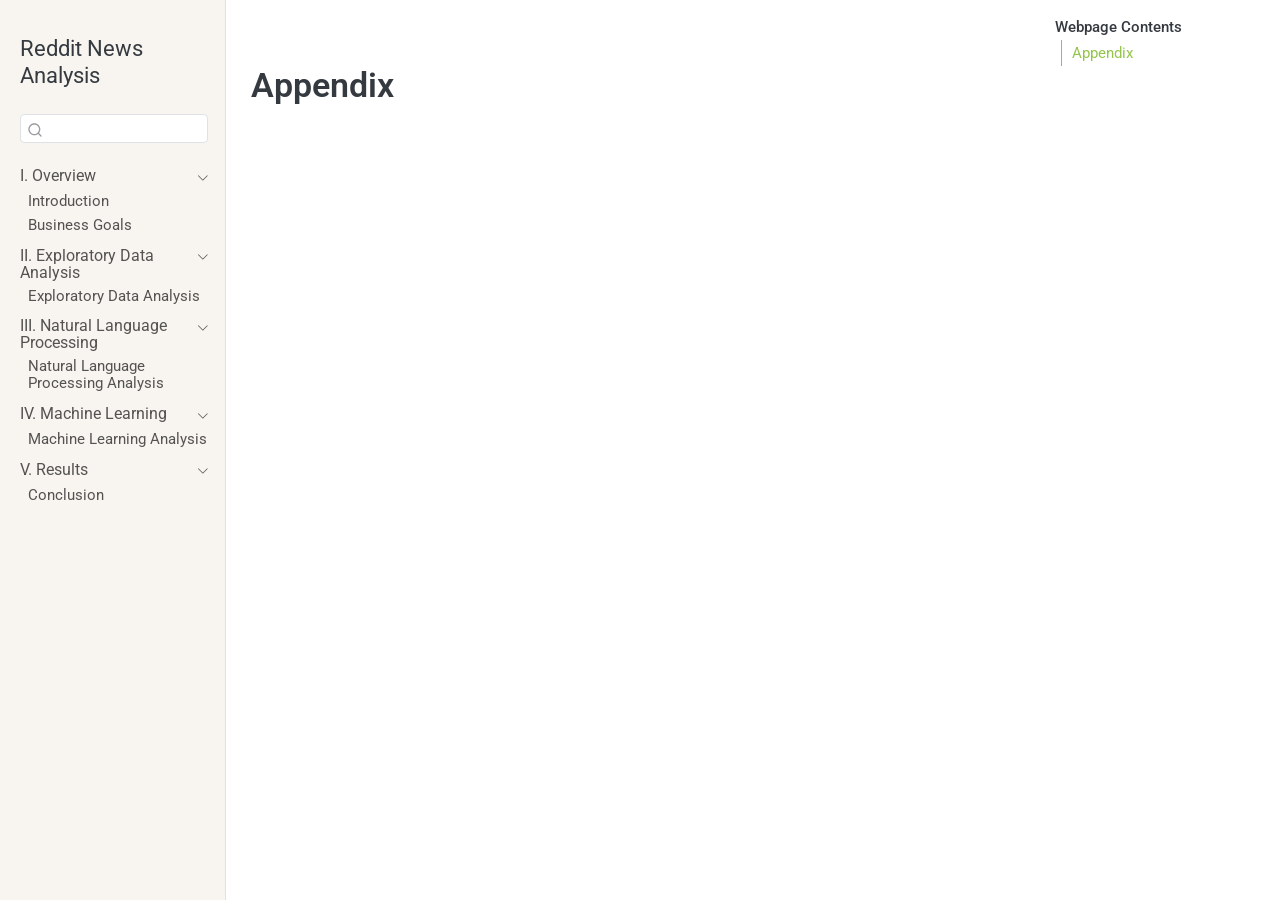
<file: docs/appendix.html>
<!DOCTYPE html>
<html xmlns="http://www.w3.org/1999/xhtml" lang="en" xml:lang="en"><head>

<meta charset="utf-8">
<meta name="generator" content="quarto-1.4.552">

<meta name="viewport" content="width=device-width, initial-scale=1.0, user-scalable=yes">


<title>Reddit News Analysis</title>
<style>
code{white-space: pre-wrap;}
span.smallcaps{font-variant: small-caps;}
div.columns{display: flex; gap: min(4vw, 1.5em);}
div.column{flex: auto; overflow-x: auto;}
div.hanging-indent{margin-left: 1.5em; text-indent: -1.5em;}
ul.task-list{list-style: none;}
ul.task-list li input[type="checkbox"] {
  width: 0.8em;
  margin: 0 0.8em 0.2em -1em; /* quarto-specific, see https://github.com/quarto-dev/quarto-cli/issues/4556 */ 
  vertical-align: middle;
}
</style>


<script src="site_libs/quarto-nav/quarto-nav.js"></script>
<script src="site_libs/quarto-nav/headroom.min.js"></script>
<script src="site_libs/clipboard/clipboard.min.js"></script>
<script src="site_libs/quarto-search/autocomplete.umd.js"></script>
<script src="site_libs/quarto-search/fuse.min.js"></script>
<script src="site_libs/quarto-search/quarto-search.js"></script>
<meta name="quarto:offset" content="./">
<link href="./favicon.png" rel="icon" type="image/png">
<script src="site_libs/quarto-html/quarto.js"></script>
<script src="site_libs/quarto-html/popper.min.js"></script>
<script src="site_libs/quarto-html/tippy.umd.min.js"></script>
<script src="site_libs/quarto-html/anchor.min.js"></script>
<link href="site_libs/quarto-html/tippy.css" rel="stylesheet">
<link href="site_libs/quarto-html/quarto-syntax-highlighting.css" rel="stylesheet" id="quarto-text-highlighting-styles">
<script src="site_libs/bootstrap/bootstrap.min.js"></script>
<link href="site_libs/bootstrap/bootstrap-icons.css" rel="stylesheet">
<link href="site_libs/bootstrap/bootstrap.min.css" rel="stylesheet" id="quarto-bootstrap" data-mode="light">
<script id="quarto-search-options" type="application/json">{
  "location": "sidebar",
  "copy-button": false,
  "collapse-after": 3,
  "panel-placement": "start",
  "type": "textbox",
  "limit": 50,
  "keyboard-shortcut": [
    "f",
    "/",
    "s"
  ],
  "show-item-context": false,
  "language": {
    "search-no-results-text": "No results",
    "search-matching-documents-text": "matching documents",
    "search-copy-link-title": "Copy link to search",
    "search-hide-matches-text": "Hide additional matches",
    "search-more-match-text": "more match in this document",
    "search-more-matches-text": "more matches in this document",
    "search-clear-button-title": "Clear",
    "search-text-placeholder": "",
    "search-detached-cancel-button-title": "Cancel",
    "search-submit-button-title": "Submit",
    "search-label": "Search"
  }
}</script>


<link rel="stylesheet" href="style.css">
</head>

<body class="nav-sidebar docked">

<div id="quarto-search-results"></div>
  <header id="quarto-header" class="headroom fixed-top">
  <nav class="quarto-secondary-nav">
    <div class="container-fluid d-flex">
      <button type="button" class="quarto-btn-toggle btn" data-bs-toggle="collapse" data-bs-target=".quarto-sidebar-collapse-item" aria-controls="quarto-sidebar" aria-expanded="false" aria-label="Toggle sidebar navigation" onclick="if (window.quartoToggleHeadroom) { window.quartoToggleHeadroom(); }">
        <i class="bi bi-layout-text-sidebar-reverse"></i>
      </button>
        <nav class="quarto-page-breadcrumbs" aria-label="breadcrumb"><ol class="breadcrumb"><li class="breadcrumb-item">
      Reddit News Analysis
      </li></ol></nav>
        <a class="flex-grow-1" role="button" data-bs-toggle="collapse" data-bs-target=".quarto-sidebar-collapse-item" aria-controls="quarto-sidebar" aria-expanded="false" aria-label="Toggle sidebar navigation" onclick="if (window.quartoToggleHeadroom) { window.quartoToggleHeadroom(); }">      
        </a>
      <button type="button" class="btn quarto-search-button" aria-label="" onclick="window.quartoOpenSearch();">
        <i class="bi bi-search"></i>
      </button>
    </div>
  </nav>
</header>
<!-- content -->
<div id="quarto-content" class="quarto-container page-columns page-rows-contents page-layout-article">
<!-- sidebar -->
  <nav id="quarto-sidebar" class="sidebar collapse collapse-horizontal quarto-sidebar-collapse-item sidebar-navigation docked overflow-auto">
    <div class="pt-lg-2 mt-2 text-left sidebar-header">
    <div class="sidebar-title mb-0 py-0">
      <a href="./">Reddit News Analysis</a> 
    </div>
      </div>
        <div class="mt-2 flex-shrink-0 align-items-center">
        <div class="sidebar-search">
        <div id="quarto-search" class="" title="Search"></div>
        </div>
        </div>
    <div class="sidebar-menu-container"> 
    <ul class="list-unstyled mt-1">
        <li class="sidebar-item sidebar-item-section">
      <div class="sidebar-item-container"> 
            <a class="sidebar-item-text sidebar-link text-start" data-bs-toggle="collapse" data-bs-target="#quarto-sidebar-section-1" aria-expanded="true">
 <span class="menu-text">I. Overview</span></a>
          <a class="sidebar-item-toggle text-start" data-bs-toggle="collapse" data-bs-target="#quarto-sidebar-section-1" aria-expanded="true" aria-label="Toggle section">
            <i class="bi bi-chevron-right ms-2"></i>
          </a> 
      </div>
      <ul id="quarto-sidebar-section-1" class="collapse list-unstyled sidebar-section depth1 show">  
          <li class="sidebar-item">
  <div class="sidebar-item-container"> 
  <a href="./summary.html" class="sidebar-item-text sidebar-link">
 <span class="menu-text">Introduction</span></a>
  </div>
</li>
          <li class="sidebar-item">
  <div class="sidebar-item-container"> 
  <a href="./goals.html" class="sidebar-item-text sidebar-link">
 <span class="menu-text">Business Goals</span></a>
  </div>
</li>
      </ul>
  </li>
        <li class="sidebar-item sidebar-item-section">
      <div class="sidebar-item-container"> 
            <a class="sidebar-item-text sidebar-link text-start" data-bs-toggle="collapse" data-bs-target="#quarto-sidebar-section-2" aria-expanded="true">
 <span class="menu-text">II. Exploratory Data Analysis</span></a>
          <a class="sidebar-item-toggle text-start" data-bs-toggle="collapse" data-bs-target="#quarto-sidebar-section-2" aria-expanded="true" aria-label="Toggle section">
            <i class="bi bi-chevron-right ms-2"></i>
          </a> 
      </div>
      <ul id="quarto-sidebar-section-2" class="collapse list-unstyled sidebar-section depth1 show">  
          <li class="sidebar-item">
  <div class="sidebar-item-container"> 
  <a href="./eda.html" class="sidebar-item-text sidebar-link">
 <span class="menu-text">Exploratory Data Analysis</span></a>
  </div>
</li>
      </ul>
  </li>
        <li class="sidebar-item sidebar-item-section">
      <div class="sidebar-item-container"> 
            <a class="sidebar-item-text sidebar-link text-start" data-bs-toggle="collapse" data-bs-target="#quarto-sidebar-section-3" aria-expanded="true">
 <span class="menu-text">III. Natural Language Processing</span></a>
          <a class="sidebar-item-toggle text-start" data-bs-toggle="collapse" data-bs-target="#quarto-sidebar-section-3" aria-expanded="true" aria-label="Toggle section">
            <i class="bi bi-chevron-right ms-2"></i>
          </a> 
      </div>
      <ul id="quarto-sidebar-section-3" class="collapse list-unstyled sidebar-section depth1 show">  
          <li class="sidebar-item">
  <div class="sidebar-item-container"> 
  <a href="./nlp.html" class="sidebar-item-text sidebar-link">
 <span class="menu-text">Natural Language Processing Analysis</span></a>
  </div>
</li>
      </ul>
  </li>
        <li class="sidebar-item sidebar-item-section">
      <div class="sidebar-item-container"> 
            <a class="sidebar-item-text sidebar-link text-start" data-bs-toggle="collapse" data-bs-target="#quarto-sidebar-section-4" aria-expanded="true">
 <span class="menu-text">IV. Machine Learning</span></a>
          <a class="sidebar-item-toggle text-start" data-bs-toggle="collapse" data-bs-target="#quarto-sidebar-section-4" aria-expanded="true" aria-label="Toggle section">
            <i class="bi bi-chevron-right ms-2"></i>
          </a> 
      </div>
      <ul id="quarto-sidebar-section-4" class="collapse list-unstyled sidebar-section depth1 show">  
          <li class="sidebar-item">
  <div class="sidebar-item-container"> 
  <a href="./ml.html" class="sidebar-item-text sidebar-link">
 <span class="menu-text">Machine Learning Analysis</span></a>
  </div>
</li>
      </ul>
  </li>
        <li class="sidebar-item sidebar-item-section">
      <div class="sidebar-item-container"> 
            <a class="sidebar-item-text sidebar-link text-start" data-bs-toggle="collapse" data-bs-target="#quarto-sidebar-section-5" aria-expanded="true">
 <span class="menu-text">V. Results</span></a>
          <a class="sidebar-item-toggle text-start" data-bs-toggle="collapse" data-bs-target="#quarto-sidebar-section-5" aria-expanded="true" aria-label="Toggle section">
            <i class="bi bi-chevron-right ms-2"></i>
          </a> 
      </div>
      <ul id="quarto-sidebar-section-5" class="collapse list-unstyled sidebar-section depth1 show">  
          <li class="sidebar-item">
  <div class="sidebar-item-container"> 
  <a href="./results.html" class="sidebar-item-text sidebar-link">
 <span class="menu-text">Conclusion</span></a>
  </div>
</li>
      </ul>
  </li>
    </ul>
    </div>
</nav>
<div id="quarto-sidebar-glass" class="quarto-sidebar-collapse-item" data-bs-toggle="collapse" data-bs-target=".quarto-sidebar-collapse-item"></div>
<!-- margin-sidebar -->
    <div id="quarto-margin-sidebar" class="sidebar margin-sidebar">
        <nav id="TOC" role="doc-toc" class="toc-active" data-toc-expanded="99">
    <h2 id="toc-title">Webpage Contents</h2>
   
  <ul>
  <li><a href="#appendix" id="toc-appendix" class="nav-link active" data-scroll-target="#appendix">Appendix</a></li>
  </ul>
</nav>
    </div>
<!-- main -->
<main class="content" id="quarto-document-content">




<section id="appendix" class="level1">
<h1>Appendix</h1>


</section>

</main> <!-- /main -->
<script id="quarto-html-after-body" type="application/javascript">
window.document.addEventListener("DOMContentLoaded", function (event) {
  const toggleBodyColorMode = (bsSheetEl) => {
    const mode = bsSheetEl.getAttribute("data-mode");
    const bodyEl = window.document.querySelector("body");
    if (mode === "dark") {
      bodyEl.classList.add("quarto-dark");
      bodyEl.classList.remove("quarto-light");
    } else {
      bodyEl.classList.add("quarto-light");
      bodyEl.classList.remove("quarto-dark");
    }
  }
  const toggleBodyColorPrimary = () => {
    const bsSheetEl = window.document.querySelector("link#quarto-bootstrap");
    if (bsSheetEl) {
      toggleBodyColorMode(bsSheetEl);
    }
  }
  toggleBodyColorPrimary();  
  const icon = "";
  const anchorJS = new window.AnchorJS();
  anchorJS.options = {
    placement: 'right',
    icon: icon
  };
  anchorJS.add('.anchored');
  const isCodeAnnotation = (el) => {
    for (const clz of el.classList) {
      if (clz.startsWith('code-annotation-')) {                     
        return true;
      }
    }
    return false;
  }
  const clipboard = new window.ClipboardJS('.code-copy-button', {
    text: function(trigger) {
      const codeEl = trigger.previousElementSibling.cloneNode(true);
      for (const childEl of codeEl.children) {
        if (isCodeAnnotation(childEl)) {
          childEl.remove();
        }
      }
      return codeEl.innerText;
    }
  });
  clipboard.on('success', function(e) {
    // button target
    const button = e.trigger;
    // don't keep focus
    button.blur();
    // flash "checked"
    button.classList.add('code-copy-button-checked');
    var currentTitle = button.getAttribute("title");
    button.setAttribute("title", "Copied!");
    let tooltip;
    if (window.bootstrap) {
      button.setAttribute("data-bs-toggle", "tooltip");
      button.setAttribute("data-bs-placement", "left");
      button.setAttribute("data-bs-title", "Copied!");
      tooltip = new bootstrap.Tooltip(button, 
        { trigger: "manual", 
          customClass: "code-copy-button-tooltip",
          offset: [0, -8]});
      tooltip.show();    
    }
    setTimeout(function() {
      if (tooltip) {
        tooltip.hide();
        button.removeAttribute("data-bs-title");
        button.removeAttribute("data-bs-toggle");
        button.removeAttribute("data-bs-placement");
      }
      button.setAttribute("title", currentTitle);
      button.classList.remove('code-copy-button-checked');
    }, 1000);
    // clear code selection
    e.clearSelection();
  });
    var localhostRegex = new RegExp(/^(?:http|https):\/\/localhost\:?[0-9]*\//);
    var mailtoRegex = new RegExp(/^mailto:/);
      var filterRegex = new RegExp('/' + window.location.host + '/');
    var isInternal = (href) => {
        return filterRegex.test(href) || localhostRegex.test(href) || mailtoRegex.test(href);
    }
    // Inspect non-navigation links and adorn them if external
 	var links = window.document.querySelectorAll('a[href]:not(.nav-link):not(.navbar-brand):not(.toc-action):not(.sidebar-link):not(.sidebar-item-toggle):not(.pagination-link):not(.no-external):not([aria-hidden]):not(.dropdown-item):not(.quarto-navigation-tool)');
    for (var i=0; i<links.length; i++) {
      const link = links[i];
      if (!isInternal(link.href)) {
        // undo the damage that might have been done by quarto-nav.js in the case of
        // links that we want to consider external
        if (link.dataset.originalHref !== undefined) {
          link.href = link.dataset.originalHref;
        }
      }
    }
  function tippyHover(el, contentFn, onTriggerFn, onUntriggerFn) {
    const config = {
      allowHTML: true,
      maxWidth: 500,
      delay: 100,
      arrow: false,
      appendTo: function(el) {
          return el.parentElement;
      },
      interactive: true,
      interactiveBorder: 10,
      theme: 'quarto',
      placement: 'bottom-start',
    };
    if (contentFn) {
      config.content = contentFn;
    }
    if (onTriggerFn) {
      config.onTrigger = onTriggerFn;
    }
    if (onUntriggerFn) {
      config.onUntrigger = onUntriggerFn;
    }
    window.tippy(el, config); 
  }
  const noterefs = window.document.querySelectorAll('a[role="doc-noteref"]');
  for (var i=0; i<noterefs.length; i++) {
    const ref = noterefs[i];
    tippyHover(ref, function() {
      // use id or data attribute instead here
      let href = ref.getAttribute('data-footnote-href') || ref.getAttribute('href');
      try { href = new URL(href).hash; } catch {}
      const id = href.replace(/^#\/?/, "");
      const note = window.document.getElementById(id);
      if (note) {
        return note.innerHTML;
      } else {
        return "";
      }
    });
  }
  const xrefs = window.document.querySelectorAll('a.quarto-xref');
  const processXRef = (id, note) => {
    // Strip column container classes
    const stripColumnClz = (el) => {
      el.classList.remove("page-full", "page-columns");
      if (el.children) {
        for (const child of el.children) {
          stripColumnClz(child);
        }
      }
    }
    stripColumnClz(note)
    if (id === null || id.startsWith('sec-')) {
      // Special case sections, only their first couple elements
      const container = document.createElement("div");
      if (note.children && note.children.length > 2) {
        container.appendChild(note.children[0].cloneNode(true));
        for (let i = 1; i < note.children.length; i++) {
          const child = note.children[i];
          if (child.tagName === "P" && child.innerText === "") {
            continue;
          } else {
            container.appendChild(child.cloneNode(true));
            break;
          }
        }
        if (window.Quarto?.typesetMath) {
          window.Quarto.typesetMath(container);
        }
        return container.innerHTML
      } else {
        if (window.Quarto?.typesetMath) {
          window.Quarto.typesetMath(note);
        }
        return note.innerHTML;
      }
    } else {
      // Remove any anchor links if they are present
      const anchorLink = note.querySelector('a.anchorjs-link');
      if (anchorLink) {
        anchorLink.remove();
      }
      if (window.Quarto?.typesetMath) {
        window.Quarto.typesetMath(note);
      }
      // TODO in 1.5, we should make sure this works without a callout special case
      if (note.classList.contains("callout")) {
        return note.outerHTML;
      } else {
        return note.innerHTML;
      }
    }
  }
  for (var i=0; i<xrefs.length; i++) {
    const xref = xrefs[i];
    tippyHover(xref, undefined, function(instance) {
      instance.disable();
      let url = xref.getAttribute('href');
      let hash = undefined; 
      if (url.startsWith('#')) {
        hash = url;
      } else {
        try { hash = new URL(url).hash; } catch {}
      }
      if (hash) {
        const id = hash.replace(/^#\/?/, "");
        const note = window.document.getElementById(id);
        if (note !== null) {
          try {
            const html = processXRef(id, note.cloneNode(true));
            instance.setContent(html);
          } finally {
            instance.enable();
            instance.show();
          }
        } else {
          // See if we can fetch this
          fetch(url.split('#')[0])
          .then(res => res.text())
          .then(html => {
            const parser = new DOMParser();
            const htmlDoc = parser.parseFromString(html, "text/html");
            const note = htmlDoc.getElementById(id);
            if (note !== null) {
              const html = processXRef(id, note);
              instance.setContent(html);
            } 
          }).finally(() => {
            instance.enable();
            instance.show();
          });
        }
      } else {
        // See if we can fetch a full url (with no hash to target)
        // This is a special case and we should probably do some content thinning / targeting
        fetch(url)
        .then(res => res.text())
        .then(html => {
          const parser = new DOMParser();
          const htmlDoc = parser.parseFromString(html, "text/html");
          const note = htmlDoc.querySelector('main.content');
          if (note !== null) {
            // This should only happen for chapter cross references
            // (since there is no id in the URL)
            // remove the first header
            if (note.children.length > 0 && note.children[0].tagName === "HEADER") {
              note.children[0].remove();
            }
            const html = processXRef(null, note);
            instance.setContent(html);
          } 
        }).finally(() => {
          instance.enable();
          instance.show();
        });
      }
    }, function(instance) {
    });
  }
      let selectedAnnoteEl;
      const selectorForAnnotation = ( cell, annotation) => {
        let cellAttr = 'data-code-cell="' + cell + '"';
        let lineAttr = 'data-code-annotation="' +  annotation + '"';
        const selector = 'span[' + cellAttr + '][' + lineAttr + ']';
        return selector;
      }
      const selectCodeLines = (annoteEl) => {
        const doc = window.document;
        const targetCell = annoteEl.getAttribute("data-target-cell");
        const targetAnnotation = annoteEl.getAttribute("data-target-annotation");
        const annoteSpan = window.document.querySelector(selectorForAnnotation(targetCell, targetAnnotation));
        const lines = annoteSpan.getAttribute("data-code-lines").split(",");
        const lineIds = lines.map((line) => {
          return targetCell + "-" + line;
        })
        let top = null;
        let height = null;
        let parent = null;
        if (lineIds.length > 0) {
            //compute the position of the single el (top and bottom and make a div)
            const el = window.document.getElementById(lineIds[0]);
            top = el.offsetTop;
            height = el.offsetHeight;
            parent = el.parentElement.parentElement;
          if (lineIds.length > 1) {
            const lastEl = window.document.getElementById(lineIds[lineIds.length - 1]);
            const bottom = lastEl.offsetTop + lastEl.offsetHeight;
            height = bottom - top;
          }
          if (top !== null && height !== null && parent !== null) {
            // cook up a div (if necessary) and position it 
            let div = window.document.getElementById("code-annotation-line-highlight");
            if (div === null) {
              div = window.document.createElement("div");
              div.setAttribute("id", "code-annotation-line-highlight");
              div.style.position = 'absolute';
              parent.appendChild(div);
            }
            div.style.top = top - 2 + "px";
            div.style.height = height + 4 + "px";
            div.style.left = 0;
            let gutterDiv = window.document.getElementById("code-annotation-line-highlight-gutter");
            if (gutterDiv === null) {
              gutterDiv = window.document.createElement("div");
              gutterDiv.setAttribute("id", "code-annotation-line-highlight-gutter");
              gutterDiv.style.position = 'absolute';
              const codeCell = window.document.getElementById(targetCell);
              const gutter = codeCell.querySelector('.code-annotation-gutter');
              gutter.appendChild(gutterDiv);
            }
            gutterDiv.style.top = top - 2 + "px";
            gutterDiv.style.height = height + 4 + "px";
          }
          selectedAnnoteEl = annoteEl;
        }
      };
      const unselectCodeLines = () => {
        const elementsIds = ["code-annotation-line-highlight", "code-annotation-line-highlight-gutter"];
        elementsIds.forEach((elId) => {
          const div = window.document.getElementById(elId);
          if (div) {
            div.remove();
          }
        });
        selectedAnnoteEl = undefined;
      };
        // Handle positioning of the toggle
    window.addEventListener(
      "resize",
      throttle(() => {
        elRect = undefined;
        if (selectedAnnoteEl) {
          selectCodeLines(selectedAnnoteEl);
        }
      }, 10)
    );
    function throttle(fn, ms) {
    let throttle = false;
    let timer;
      return (...args) => {
        if(!throttle) { // first call gets through
            fn.apply(this, args);
            throttle = true;
        } else { // all the others get throttled
            if(timer) clearTimeout(timer); // cancel #2
            timer = setTimeout(() => {
              fn.apply(this, args);
              timer = throttle = false;
            }, ms);
        }
      };
    }
      // Attach click handler to the DT
      const annoteDls = window.document.querySelectorAll('dt[data-target-cell]');
      for (const annoteDlNode of annoteDls) {
        annoteDlNode.addEventListener('click', (event) => {
          const clickedEl = event.target;
          if (clickedEl !== selectedAnnoteEl) {
            unselectCodeLines();
            const activeEl = window.document.querySelector('dt[data-target-cell].code-annotation-active');
            if (activeEl) {
              activeEl.classList.remove('code-annotation-active');
            }
            selectCodeLines(clickedEl);
            clickedEl.classList.add('code-annotation-active');
          } else {
            // Unselect the line
            unselectCodeLines();
            clickedEl.classList.remove('code-annotation-active');
          }
        });
      }
  const findCites = (el) => {
    const parentEl = el.parentElement;
    if (parentEl) {
      const cites = parentEl.dataset.cites;
      if (cites) {
        return {
          el,
          cites: cites.split(' ')
        };
      } else {
        return findCites(el.parentElement)
      }
    } else {
      return undefined;
    }
  };
  var bibliorefs = window.document.querySelectorAll('a[role="doc-biblioref"]');
  for (var i=0; i<bibliorefs.length; i++) {
    const ref = bibliorefs[i];
    const citeInfo = findCites(ref);
    if (citeInfo) {
      tippyHover(citeInfo.el, function() {
        var popup = window.document.createElement('div');
        citeInfo.cites.forEach(function(cite) {
          var citeDiv = window.document.createElement('div');
          citeDiv.classList.add('hanging-indent');
          citeDiv.classList.add('csl-entry');
          var biblioDiv = window.document.getElementById('ref-' + cite);
          if (biblioDiv) {
            citeDiv.innerHTML = biblioDiv.innerHTML;
          }
          popup.appendChild(citeDiv);
        });
        return popup.innerHTML;
      });
    }
  }
});
</script>
</div> <!-- /content -->




</body></html>
</file>
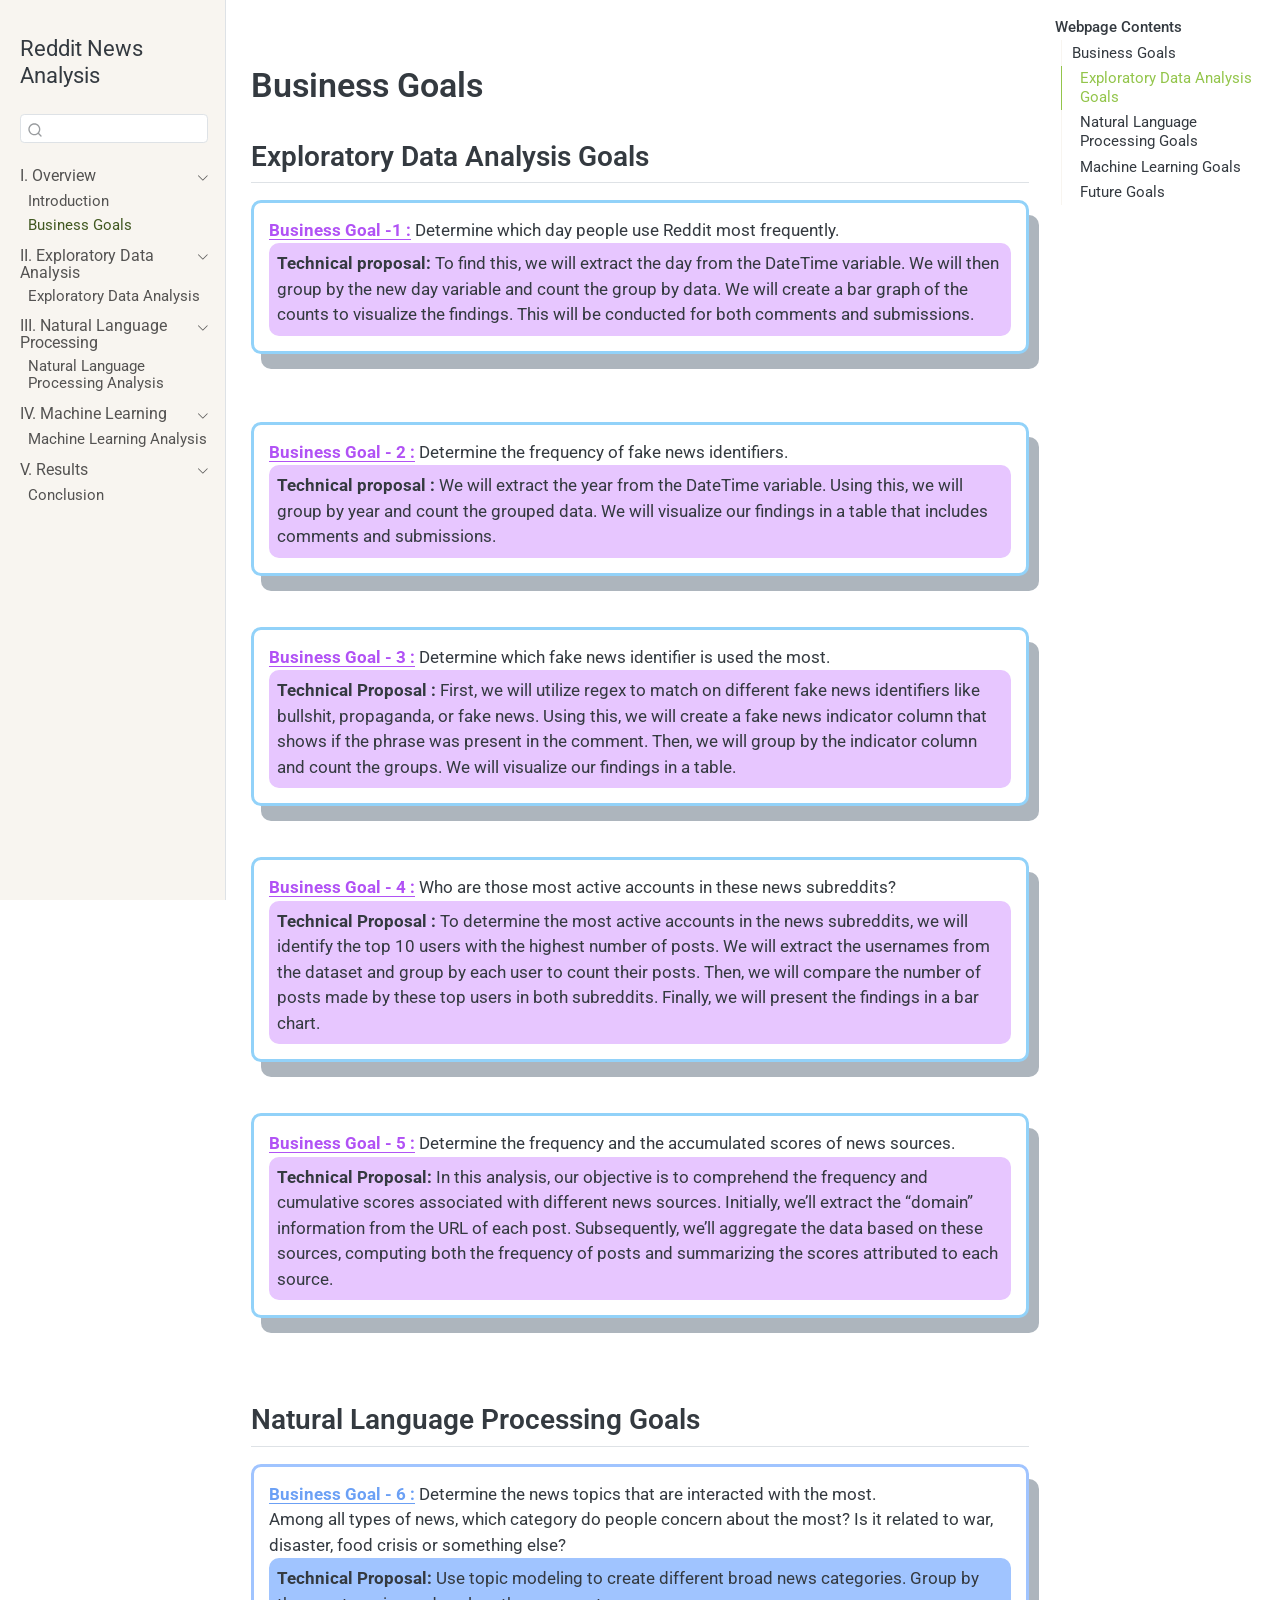
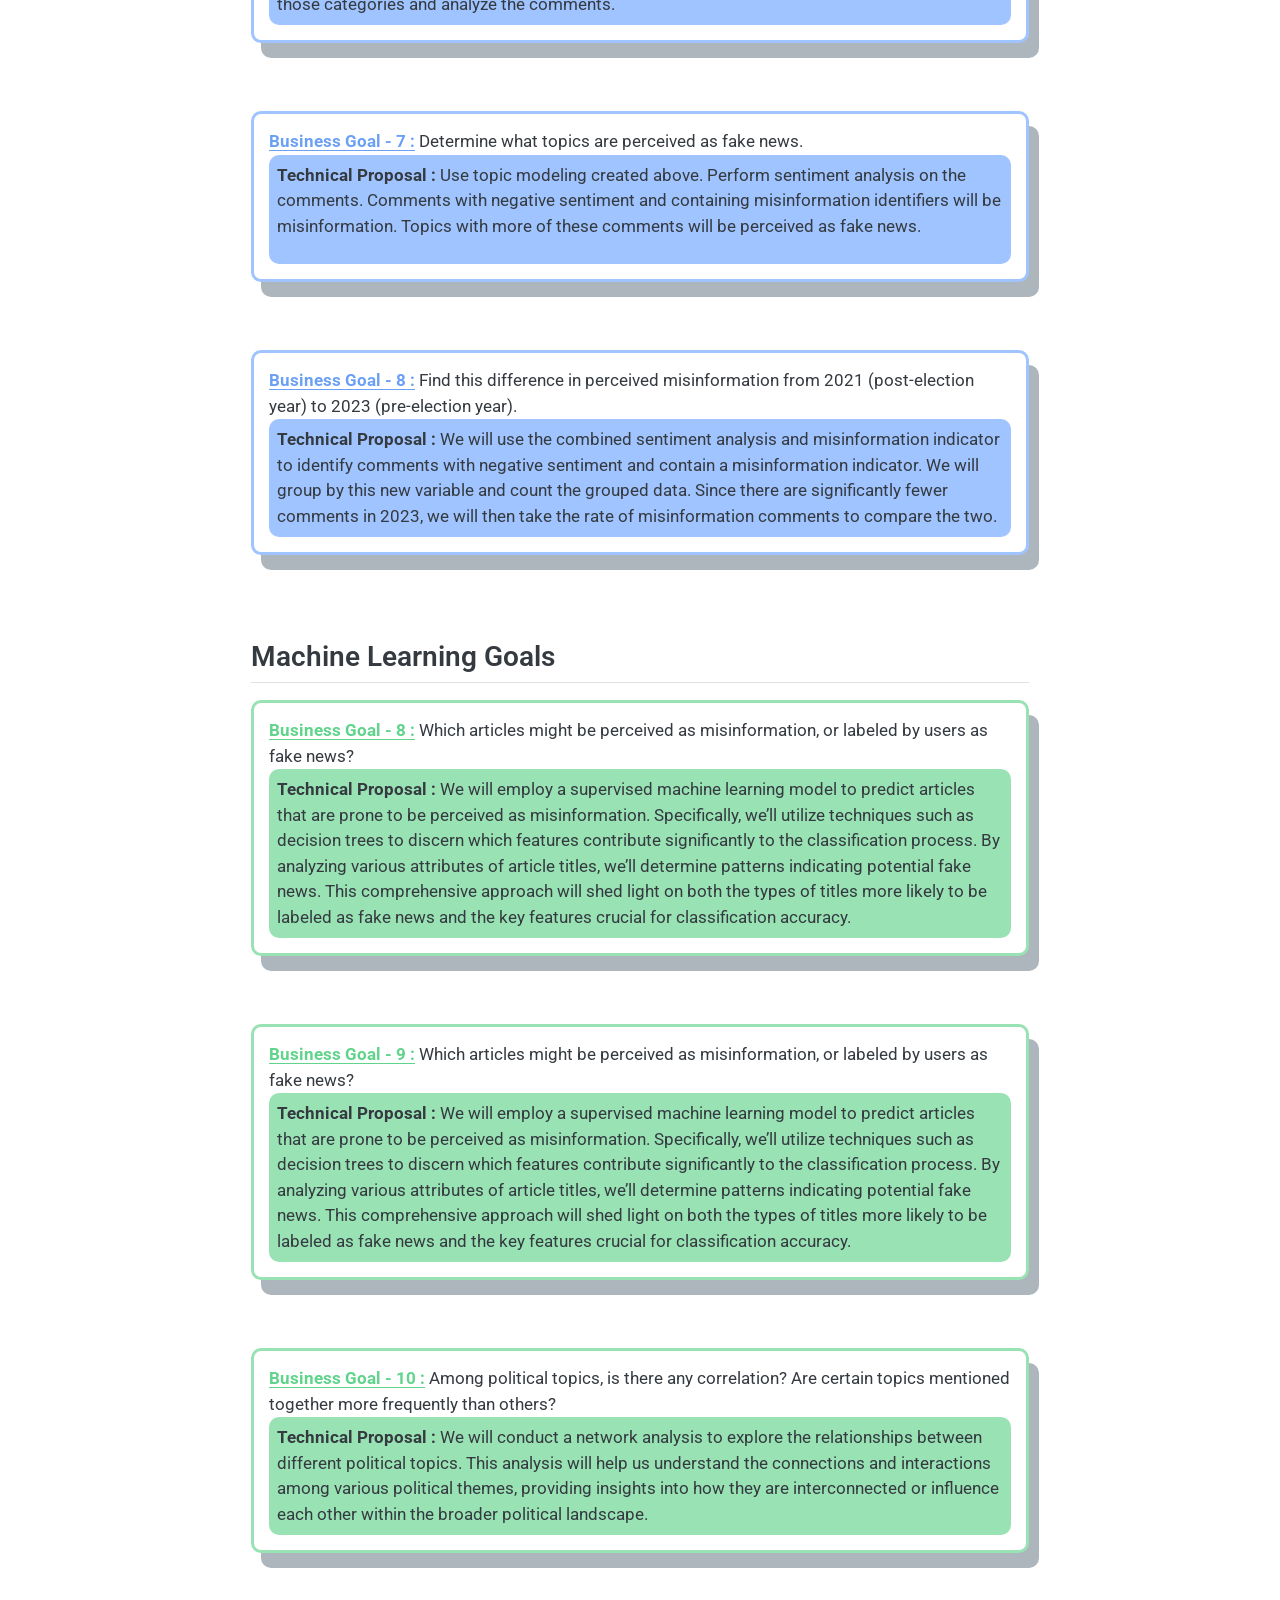
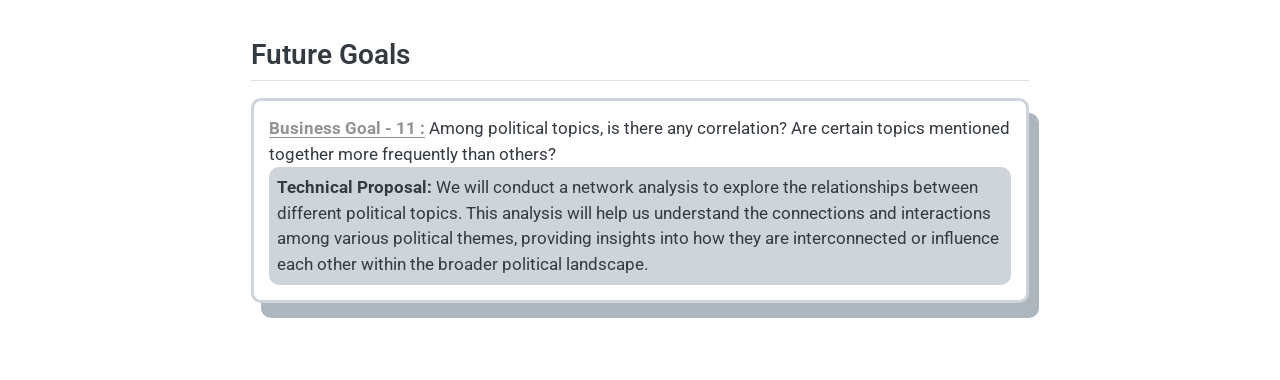
<file: docs/goals.html>
<!DOCTYPE html>
<html xmlns="http://www.w3.org/1999/xhtml" lang="en" xml:lang="en"><head>

<meta charset="utf-8">
<meta name="generator" content="quarto-1.4.552">

<meta name="viewport" content="width=device-width, initial-scale=1.0, user-scalable=yes">


<title>Reddit News Analysis</title>
<style>
code{white-space: pre-wrap;}
span.smallcaps{font-variant: small-caps;}
div.columns{display: flex; gap: min(4vw, 1.5em);}
div.column{flex: auto; overflow-x: auto;}
div.hanging-indent{margin-left: 1.5em; text-indent: -1.5em;}
ul.task-list{list-style: none;}
ul.task-list li input[type="checkbox"] {
  width: 0.8em;
  margin: 0 0.8em 0.2em -1em; /* quarto-specific, see https://github.com/quarto-dev/quarto-cli/issues/4556 */ 
  vertical-align: middle;
}
</style>


<script src="site_libs/quarto-nav/quarto-nav.js"></script>
<script src="site_libs/quarto-nav/headroom.min.js"></script>
<script src="site_libs/clipboard/clipboard.min.js"></script>
<script src="site_libs/quarto-search/autocomplete.umd.js"></script>
<script src="site_libs/quarto-search/fuse.min.js"></script>
<script src="site_libs/quarto-search/quarto-search.js"></script>
<meta name="quarto:offset" content="./">
<link href="./favicon.png" rel="icon" type="image/png">
<script src="site_libs/quarto-html/quarto.js"></script>
<script src="site_libs/quarto-html/popper.min.js"></script>
<script src="site_libs/quarto-html/tippy.umd.min.js"></script>
<script src="site_libs/quarto-html/anchor.min.js"></script>
<link href="site_libs/quarto-html/tippy.css" rel="stylesheet">
<link href="site_libs/quarto-html/quarto-syntax-highlighting.css" rel="stylesheet" id="quarto-text-highlighting-styles">
<script src="site_libs/bootstrap/bootstrap.min.js"></script>
<link href="site_libs/bootstrap/bootstrap-icons.css" rel="stylesheet">
<link href="site_libs/bootstrap/bootstrap.min.css" rel="stylesheet" id="quarto-bootstrap" data-mode="light">
<script id="quarto-search-options" type="application/json">{
  "location": "sidebar",
  "copy-button": false,
  "collapse-after": 3,
  "panel-placement": "start",
  "type": "textbox",
  "limit": 50,
  "keyboard-shortcut": [
    "f",
    "/",
    "s"
  ],
  "show-item-context": false,
  "language": {
    "search-no-results-text": "No results",
    "search-matching-documents-text": "matching documents",
    "search-copy-link-title": "Copy link to search",
    "search-hide-matches-text": "Hide additional matches",
    "search-more-match-text": "more match in this document",
    "search-more-matches-text": "more matches in this document",
    "search-clear-button-title": "Clear",
    "search-text-placeholder": "",
    "search-detached-cancel-button-title": "Cancel",
    "search-submit-button-title": "Submit",
    "search-label": "Search"
  }
}</script>


<link rel="stylesheet" href="style.css">
</head>

<body class="nav-sidebar docked">

<div id="quarto-search-results"></div>
  <header id="quarto-header" class="headroom fixed-top">
  <nav class="quarto-secondary-nav">
    <div class="container-fluid d-flex">
      <button type="button" class="quarto-btn-toggle btn" data-bs-toggle="collapse" data-bs-target=".quarto-sidebar-collapse-item" aria-controls="quarto-sidebar" aria-expanded="false" aria-label="Toggle sidebar navigation" onclick="if (window.quartoToggleHeadroom) { window.quartoToggleHeadroom(); }">
        <i class="bi bi-layout-text-sidebar-reverse"></i>
      </button>
        <nav class="quarto-page-breadcrumbs" aria-label="breadcrumb"><ol class="breadcrumb"><li class="breadcrumb-item"><a href="./summary.html">I. Overview</a></li><li class="breadcrumb-item"><a href="./goals.html">Business Goals</a></li></ol></nav>
        <a class="flex-grow-1" role="button" data-bs-toggle="collapse" data-bs-target=".quarto-sidebar-collapse-item" aria-controls="quarto-sidebar" aria-expanded="false" aria-label="Toggle sidebar navigation" onclick="if (window.quartoToggleHeadroom) { window.quartoToggleHeadroom(); }">      
        </a>
      <button type="button" class="btn quarto-search-button" aria-label="" onclick="window.quartoOpenSearch();">
        <i class="bi bi-search"></i>
      </button>
    </div>
  </nav>
</header>
<!-- content -->
<div id="quarto-content" class="quarto-container page-columns page-rows-contents page-layout-article">
<!-- sidebar -->
  <nav id="quarto-sidebar" class="sidebar collapse collapse-horizontal quarto-sidebar-collapse-item sidebar-navigation docked overflow-auto">
    <div class="pt-lg-2 mt-2 text-left sidebar-header">
    <div class="sidebar-title mb-0 py-0">
      <a href="./">Reddit News Analysis</a> 
    </div>
      </div>
        <div class="mt-2 flex-shrink-0 align-items-center">
        <div class="sidebar-search">
        <div id="quarto-search" class="" title="Search"></div>
        </div>
        </div>
    <div class="sidebar-menu-container"> 
    <ul class="list-unstyled mt-1">
        <li class="sidebar-item sidebar-item-section">
      <div class="sidebar-item-container"> 
            <a class="sidebar-item-text sidebar-link text-start" data-bs-toggle="collapse" data-bs-target="#quarto-sidebar-section-1" aria-expanded="true">
 <span class="menu-text">I. Overview</span></a>
          <a class="sidebar-item-toggle text-start" data-bs-toggle="collapse" data-bs-target="#quarto-sidebar-section-1" aria-expanded="true" aria-label="Toggle section">
            <i class="bi bi-chevron-right ms-2"></i>
          </a> 
      </div>
      <ul id="quarto-sidebar-section-1" class="collapse list-unstyled sidebar-section depth1 show">  
          <li class="sidebar-item">
  <div class="sidebar-item-container"> 
  <a href="./summary.html" class="sidebar-item-text sidebar-link">
 <span class="menu-text">Introduction</span></a>
  </div>
</li>
          <li class="sidebar-item">
  <div class="sidebar-item-container"> 
  <a href="./goals.html" class="sidebar-item-text sidebar-link active">
 <span class="menu-text">Business Goals</span></a>
  </div>
</li>
      </ul>
  </li>
        <li class="sidebar-item sidebar-item-section">
      <div class="sidebar-item-container"> 
            <a class="sidebar-item-text sidebar-link text-start" data-bs-toggle="collapse" data-bs-target="#quarto-sidebar-section-2" aria-expanded="true">
 <span class="menu-text">II. Exploratory Data Analysis</span></a>
          <a class="sidebar-item-toggle text-start" data-bs-toggle="collapse" data-bs-target="#quarto-sidebar-section-2" aria-expanded="true" aria-label="Toggle section">
            <i class="bi bi-chevron-right ms-2"></i>
          </a> 
      </div>
      <ul id="quarto-sidebar-section-2" class="collapse list-unstyled sidebar-section depth1 show">  
          <li class="sidebar-item">
  <div class="sidebar-item-container"> 
  <a href="./eda.html" class="sidebar-item-text sidebar-link">
 <span class="menu-text">Exploratory Data Analysis</span></a>
  </div>
</li>
      </ul>
  </li>
        <li class="sidebar-item sidebar-item-section">
      <div class="sidebar-item-container"> 
            <a class="sidebar-item-text sidebar-link text-start" data-bs-toggle="collapse" data-bs-target="#quarto-sidebar-section-3" aria-expanded="true">
 <span class="menu-text">III. Natural Language Processing</span></a>
          <a class="sidebar-item-toggle text-start" data-bs-toggle="collapse" data-bs-target="#quarto-sidebar-section-3" aria-expanded="true" aria-label="Toggle section">
            <i class="bi bi-chevron-right ms-2"></i>
          </a> 
      </div>
      <ul id="quarto-sidebar-section-3" class="collapse list-unstyled sidebar-section depth1 show">  
          <li class="sidebar-item">
  <div class="sidebar-item-container"> 
  <a href="./nlp.html" class="sidebar-item-text sidebar-link">
 <span class="menu-text">Natural Language Processing Analysis</span></a>
  </div>
</li>
      </ul>
  </li>
        <li class="sidebar-item sidebar-item-section">
      <div class="sidebar-item-container"> 
            <a class="sidebar-item-text sidebar-link text-start" data-bs-toggle="collapse" data-bs-target="#quarto-sidebar-section-4" aria-expanded="true">
 <span class="menu-text">IV. Machine Learning</span></a>
          <a class="sidebar-item-toggle text-start" data-bs-toggle="collapse" data-bs-target="#quarto-sidebar-section-4" aria-expanded="true" aria-label="Toggle section">
            <i class="bi bi-chevron-right ms-2"></i>
          </a> 
      </div>
      <ul id="quarto-sidebar-section-4" class="collapse list-unstyled sidebar-section depth1 show">  
          <li class="sidebar-item">
  <div class="sidebar-item-container"> 
  <a href="./ml.html" class="sidebar-item-text sidebar-link">
 <span class="menu-text">Machine Learning Analysis</span></a>
  </div>
</li>
      </ul>
  </li>
        <li class="sidebar-item sidebar-item-section">
      <div class="sidebar-item-container"> 
            <a class="sidebar-item-text sidebar-link text-start" data-bs-toggle="collapse" data-bs-target="#quarto-sidebar-section-5" aria-expanded="true">
 <span class="menu-text">V. Results</span></a>
          <a class="sidebar-item-toggle text-start" data-bs-toggle="collapse" data-bs-target="#quarto-sidebar-section-5" aria-expanded="true" aria-label="Toggle section">
            <i class="bi bi-chevron-right ms-2"></i>
          </a> 
      </div>
      <ul id="quarto-sidebar-section-5" class="collapse list-unstyled sidebar-section depth1 show">  
          <li class="sidebar-item">
  <div class="sidebar-item-container"> 
  <a href="./results.html" class="sidebar-item-text sidebar-link">
 <span class="menu-text">Conclusion</span></a>
  </div>
</li>
      </ul>
  </li>
    </ul>
    </div>
</nav>
<div id="quarto-sidebar-glass" class="quarto-sidebar-collapse-item" data-bs-toggle="collapse" data-bs-target=".quarto-sidebar-collapse-item"></div>
<!-- margin-sidebar -->
    <div id="quarto-margin-sidebar" class="sidebar margin-sidebar">
        <nav id="TOC" role="doc-toc" class="toc-active" data-toc-expanded="99">
    <h2 id="toc-title">Webpage Contents</h2>
   
  <ul>
  <li><a href="#business-goals" id="toc-business-goals" class="nav-link active" data-scroll-target="#business-goals">Business Goals</a>
  <ul class="collapse">
  <li><a href="#exploratory-data-analysis-goals" id="toc-exploratory-data-analysis-goals" class="nav-link" data-scroll-target="#exploratory-data-analysis-goals">Exploratory Data Analysis Goals</a></li>
  <li><a href="#natural-language-processing-goals" id="toc-natural-language-processing-goals" class="nav-link" data-scroll-target="#natural-language-processing-goals">Natural Language Processing Goals</a></li>
  <li><a href="#machine-learning-goals" id="toc-machine-learning-goals" class="nav-link" data-scroll-target="#machine-learning-goals">Machine Learning Goals</a></li>
  <li><a href="#future-goals" id="toc-future-goals" class="nav-link" data-scroll-target="#future-goals">Future Goals</a></li>
  </ul></li>
  </ul>
</nav>
    </div>
<!-- main -->
<main class="content" id="quarto-document-content">




<section id="business-goals" class="level1">
<h1>Business Goals</h1>
<section id="exploratory-data-analysis-goals" class="level2">
<h2 class="anchored" data-anchor-id="exploratory-data-analysis-goals">Exploratory Data Analysis Goals</h2>
<div class="goals_format">
<b> <a href="./eda.html#EDA1_DailyEngagement" class="eda_goal_link"> Business Goal -1 :</a></b> Determine which day people use Reddit most frequently.<br>
<div class="tech_format">
<b> Technical proposal: </b> To find this, we will extract the day from the DateTime variable. We will then group by the new day variable and count the group by data. We will create a bar graph of the counts to visualize the findings. This will be conducted for both comments and submissions.
</div>
</div>
<p><br> <br></p>
<div class="goals_format">
<b> <a href="./eda.html#EDA2_DifferencePosts" class="eda_goal_link">Business Goal - 2 :</a></b> Determine the frequency of fake news identifiers.<br>
<div class="tech_format">
<b>Technical proposal :</b> We will extract the year from the DateTime variable. Using this, we will group by year and count the grouped data. We will visualize our findings in a table that includes comments and submissions.
</div>
</div>
<br> <br>
<div class="goals_format">
<b> <a href="./eda.html#EDA3_FakeNews" class="eda_goal_link">Business Goal - 3 :</a></b> Determine which fake news identifier is used the most. <br>
<div class="tech_format">
<b>Technical Proposal :</b> First, we will utilize regex to match on different fake news identifiers like bullshit, propaganda, or fake news. Using this, we will create a fake news indicator column that shows if the phrase was present in the comment. Then, we will group by the indicator column and count the groups. We will visualize our findings in a table.
</div>
</div>
<br> <br>
<div class="goals_format">
<b><a href="./eda.html#EDA4: Active Users" class="eda_goal_link">Business Goal - 4 :</a></b> Who are those most active accounts in these news subreddits? <br>
<div class="tech_format">
<b>Technical Proposal :</b> To determine the most active accounts in the news subreddits, we will identify the top 10 users with the highest number of posts. We will extract the usernames from the dataset and group by each user to count their posts. Then, we will compare the number of posts made by these top users in both subreddits. Finally, we will present the findings in a bar chart.
</div>
</div>
<br> <br>
<div class="goals_format">
<b><a href="./eda.html#EDA5: News Sources" class="eda_goal_link">Business Goal - 5 :</a></b> Determine the frequency and the accumulated scores of news sources. <br>
<div class="tech_format">
<b>Technical Proposal: </b> In this analysis, our objective is to comprehend the frequency and cumulative scores associated with different news sources. Initially, we’ll extract the “domain” information from the URL of each post. Subsequently, we’ll aggregate the data based on these sources, computing both the frequency of posts and summarizing the scores attributed to each source.
</div>
</div>
<p><br> <br></p>
</section>
<section id="natural-language-processing-goals" class="level2">
<h2 class="anchored" data-anchor-id="natural-language-processing-goals">Natural Language Processing Goals</h2>
<div class="nlp_goals_format">
<b><a href="" class="nlp_goal_link">Business Goal - 6 :</a></b> Determine the news topics that are interacted with the most. <br><!--<b><a href = "nlp.qmd#topic_modeling" class = "nlp_goal_link">Business Goal - 6 :</a></b> --> Among all types of news, which category do people concern about the most? Is it related to war, disaster, food crisis or something else? <br>
<div class="nlp_tech_format">
<b>Technical Proposal:</b> Use topic modeling to create different broad news categories. Group by those categories and analyze the comments.
</div>
</div>
<p><br> <br></p>
<div class="nlp_goals_format">
<b><a href="" class="nlp_goal_link">Business Goal - 7 :</a></b> <!--<b><a href = "nlp.qmd#ner" class = "nlp_goal_link">Business Goal - 7 :</a></b>  --> Determine what topics are perceived as fake news. <br>
<div class="nlp_tech_format">
<p><b>Technical Proposal :</b> Use topic modeling created above. Perform sentiment analysis on the comments. Comments with negative sentiment and containing misinformation identifiers will be misinformation. Topics with more of these comments will be perceived as fake news.</p>
</div>
</div>
<p><br> <br></p>
<div class="nlp_goals_format">
<b><a href="" class="nlp_goal_link">Business Goal - 8 :</a></b> <!--<b><a href = "nlp.qmd#sentiment" class = "nlp_goal_link">Business Goal - 8 :</a></b> --> Find this difference in perceived misinformation from 2021 (post-election year) to 2023 (pre-election year). <br>
<div class="nlp_tech_format">
<b>Technical Proposal :</b> We will use the combined sentiment analysis and misinformation indicator to identify comments with negative sentiment and contain a misinformation indicator. We will group by this new variable and count the grouped data. Since there are significantly fewer comments in 2023, we will then take the rate of misinformation comments to compare the two.
</div>
</div>
<p><br> <br></p>
</section>
<section id="machine-learning-goals" class="level2">
<h2 class="anchored" data-anchor-id="machine-learning-goals">Machine Learning Goals</h2>
<div class="ml_goals_format">
<b><a href="" class="ml_goal_link">Business Goal - 8 :</a></b> <!--<b><a href = "ml.qmd#super_sentiment" class = "ml_goal_link">Business Goal - 9 :</a></b> --> Which articles might be perceived as misinformation, or labeled by users as fake news? <br>
<div class="ml_tech_format">
<b>Technical Proposal :</b> We will employ a supervised machine learning model to predict articles that are prone to be perceived as misinformation. Specifically, we’ll utilize techniques such as decision trees to discern which features contribute significantly to the classification process. By analyzing various attributes of article titles, we’ll determine patterns indicating potential fake news. This comprehensive approach will shed light on both the types of titles more likely to be labeled as fake news and the key features crucial for classification accuracy.
</div>
</div>
<p><br> <br></p>
<div class="ml_goals_format">
<b><a href="" class="ml_goal_link">Business Goal - 9 :</a></b> <!--<b><a href = "ml.qmd#super_sentiment" class = "ml_goal_link">Business Goal - 9 :</a></b> --> Which articles might be perceived as misinformation, or labeled by users as fake news? <br>
<div class="ml_tech_format">
<b>Technical Proposal :</b> We will employ a supervised machine learning model to predict articles that are prone to be perceived as misinformation. Specifically, we’ll utilize techniques such as decision trees to discern which features contribute significantly to the classification process. By analyzing various attributes of article titles, we’ll determine patterns indicating potential fake news. This comprehensive approach will shed light on both the types of titles more likely to be labeled as fake news and the key features crucial for classification accuracy.
</div>
</div>
<p><br> <br></p>
<div class="ml_goals_format">
<b><a href="./ml.html#controversiality" class="ml_goal_link">Business Goal - 10 :</a></b> <!--<b><a href = "ml.qmd#controversiality" class = "ml_goal_link">Business Goal - 10 :</a></b> --> Among political topics, is there any correlation? Are certain topics mentioned together more frequently than others?<br>
<div class="ml_tech_format">
<b>Technical Proposal :</b> We will conduct a network analysis to explore the relationships between different political topics. This analysis will help us understand the connections and interactions among various political themes, providing insights into how they are interconnected or influence each other within the broader political landscape.
</div>
</div>
<p><br> <br></p>
</section>
<section id="future-goals" class="level2">
<h2 class="anchored" data-anchor-id="future-goals">Future Goals</h2>
<div class="future_goals_format">
<b><a href="./ml.html#future_analysis" class="future_goal_link">Business Goal - 11 :</a></b> Among political topics, is there any correlation? Are certain topics mentioned together more frequently than others?
<div class="future_tech_format">
<b>Technical Proposal:</b> We will conduct a network analysis to explore the relationships between different political topics. This analysis will help us understand the connections and interactions among various political themes, providing insights into how they are interconnected or influence each other within the broader political landscape.
</div>
</div>


</section>
</section>

</main> <!-- /main -->
<script id="quarto-html-after-body" type="application/javascript">
window.document.addEventListener("DOMContentLoaded", function (event) {
  const toggleBodyColorMode = (bsSheetEl) => {
    const mode = bsSheetEl.getAttribute("data-mode");
    const bodyEl = window.document.querySelector("body");
    if (mode === "dark") {
      bodyEl.classList.add("quarto-dark");
      bodyEl.classList.remove("quarto-light");
    } else {
      bodyEl.classList.add("quarto-light");
      bodyEl.classList.remove("quarto-dark");
    }
  }
  const toggleBodyColorPrimary = () => {
    const bsSheetEl = window.document.querySelector("link#quarto-bootstrap");
    if (bsSheetEl) {
      toggleBodyColorMode(bsSheetEl);
    }
  }
  toggleBodyColorPrimary();  
  const icon = "";
  const anchorJS = new window.AnchorJS();
  anchorJS.options = {
    placement: 'right',
    icon: icon
  };
  anchorJS.add('.anchored');
  const isCodeAnnotation = (el) => {
    for (const clz of el.classList) {
      if (clz.startsWith('code-annotation-')) {                     
        return true;
      }
    }
    return false;
  }
  const clipboard = new window.ClipboardJS('.code-copy-button', {
    text: function(trigger) {
      const codeEl = trigger.previousElementSibling.cloneNode(true);
      for (const childEl of codeEl.children) {
        if (isCodeAnnotation(childEl)) {
          childEl.remove();
        }
      }
      return codeEl.innerText;
    }
  });
  clipboard.on('success', function(e) {
    // button target
    const button = e.trigger;
    // don't keep focus
    button.blur();
    // flash "checked"
    button.classList.add('code-copy-button-checked');
    var currentTitle = button.getAttribute("title");
    button.setAttribute("title", "Copied!");
    let tooltip;
    if (window.bootstrap) {
      button.setAttribute("data-bs-toggle", "tooltip");
      button.setAttribute("data-bs-placement", "left");
      button.setAttribute("data-bs-title", "Copied!");
      tooltip = new bootstrap.Tooltip(button, 
        { trigger: "manual", 
          customClass: "code-copy-button-tooltip",
          offset: [0, -8]});
      tooltip.show();    
    }
    setTimeout(function() {
      if (tooltip) {
        tooltip.hide();
        button.removeAttribute("data-bs-title");
        button.removeAttribute("data-bs-toggle");
        button.removeAttribute("data-bs-placement");
      }
      button.setAttribute("title", currentTitle);
      button.classList.remove('code-copy-button-checked');
    }, 1000);
    // clear code selection
    e.clearSelection();
  });
    var localhostRegex = new RegExp(/^(?:http|https):\/\/localhost\:?[0-9]*\//);
    var mailtoRegex = new RegExp(/^mailto:/);
      var filterRegex = new RegExp('/' + window.location.host + '/');
    var isInternal = (href) => {
        return filterRegex.test(href) || localhostRegex.test(href) || mailtoRegex.test(href);
    }
    // Inspect non-navigation links and adorn them if external
 	var links = window.document.querySelectorAll('a[href]:not(.nav-link):not(.navbar-brand):not(.toc-action):not(.sidebar-link):not(.sidebar-item-toggle):not(.pagination-link):not(.no-external):not([aria-hidden]):not(.dropdown-item):not(.quarto-navigation-tool)');
    for (var i=0; i<links.length; i++) {
      const link = links[i];
      if (!isInternal(link.href)) {
        // undo the damage that might have been done by quarto-nav.js in the case of
        // links that we want to consider external
        if (link.dataset.originalHref !== undefined) {
          link.href = link.dataset.originalHref;
        }
      }
    }
  function tippyHover(el, contentFn, onTriggerFn, onUntriggerFn) {
    const config = {
      allowHTML: true,
      maxWidth: 500,
      delay: 100,
      arrow: false,
      appendTo: function(el) {
          return el.parentElement;
      },
      interactive: true,
      interactiveBorder: 10,
      theme: 'quarto',
      placement: 'bottom-start',
    };
    if (contentFn) {
      config.content = contentFn;
    }
    if (onTriggerFn) {
      config.onTrigger = onTriggerFn;
    }
    if (onUntriggerFn) {
      config.onUntrigger = onUntriggerFn;
    }
    window.tippy(el, config); 
  }
  const noterefs = window.document.querySelectorAll('a[role="doc-noteref"]');
  for (var i=0; i<noterefs.length; i++) {
    const ref = noterefs[i];
    tippyHover(ref, function() {
      // use id or data attribute instead here
      let href = ref.getAttribute('data-footnote-href') || ref.getAttribute('href');
      try { href = new URL(href).hash; } catch {}
      const id = href.replace(/^#\/?/, "");
      const note = window.document.getElementById(id);
      if (note) {
        return note.innerHTML;
      } else {
        return "";
      }
    });
  }
  const xrefs = window.document.querySelectorAll('a.quarto-xref');
  const processXRef = (id, note) => {
    // Strip column container classes
    const stripColumnClz = (el) => {
      el.classList.remove("page-full", "page-columns");
      if (el.children) {
        for (const child of el.children) {
          stripColumnClz(child);
        }
      }
    }
    stripColumnClz(note)
    if (id === null || id.startsWith('sec-')) {
      // Special case sections, only their first couple elements
      const container = document.createElement("div");
      if (note.children && note.children.length > 2) {
        container.appendChild(note.children[0].cloneNode(true));
        for (let i = 1; i < note.children.length; i++) {
          const child = note.children[i];
          if (child.tagName === "P" && child.innerText === "") {
            continue;
          } else {
            container.appendChild(child.cloneNode(true));
            break;
          }
        }
        if (window.Quarto?.typesetMath) {
          window.Quarto.typesetMath(container);
        }
        return container.innerHTML
      } else {
        if (window.Quarto?.typesetMath) {
          window.Quarto.typesetMath(note);
        }
        return note.innerHTML;
      }
    } else {
      // Remove any anchor links if they are present
      const anchorLink = note.querySelector('a.anchorjs-link');
      if (anchorLink) {
        anchorLink.remove();
      }
      if (window.Quarto?.typesetMath) {
        window.Quarto.typesetMath(note);
      }
      // TODO in 1.5, we should make sure this works without a callout special case
      if (note.classList.contains("callout")) {
        return note.outerHTML;
      } else {
        return note.innerHTML;
      }
    }
  }
  for (var i=0; i<xrefs.length; i++) {
    const xref = xrefs[i];
    tippyHover(xref, undefined, function(instance) {
      instance.disable();
      let url = xref.getAttribute('href');
      let hash = undefined; 
      if (url.startsWith('#')) {
        hash = url;
      } else {
        try { hash = new URL(url).hash; } catch {}
      }
      if (hash) {
        const id = hash.replace(/^#\/?/, "");
        const note = window.document.getElementById(id);
        if (note !== null) {
          try {
            const html = processXRef(id, note.cloneNode(true));
            instance.setContent(html);
          } finally {
            instance.enable();
            instance.show();
          }
        } else {
          // See if we can fetch this
          fetch(url.split('#')[0])
          .then(res => res.text())
          .then(html => {
            const parser = new DOMParser();
            const htmlDoc = parser.parseFromString(html, "text/html");
            const note = htmlDoc.getElementById(id);
            if (note !== null) {
              const html = processXRef(id, note);
              instance.setContent(html);
            } 
          }).finally(() => {
            instance.enable();
            instance.show();
          });
        }
      } else {
        // See if we can fetch a full url (with no hash to target)
        // This is a special case and we should probably do some content thinning / targeting
        fetch(url)
        .then(res => res.text())
        .then(html => {
          const parser = new DOMParser();
          const htmlDoc = parser.parseFromString(html, "text/html");
          const note = htmlDoc.querySelector('main.content');
          if (note !== null) {
            // This should only happen for chapter cross references
            // (since there is no id in the URL)
            // remove the first header
            if (note.children.length > 0 && note.children[0].tagName === "HEADER") {
              note.children[0].remove();
            }
            const html = processXRef(null, note);
            instance.setContent(html);
          } 
        }).finally(() => {
          instance.enable();
          instance.show();
        });
      }
    }, function(instance) {
    });
  }
      let selectedAnnoteEl;
      const selectorForAnnotation = ( cell, annotation) => {
        let cellAttr = 'data-code-cell="' + cell + '"';
        let lineAttr = 'data-code-annotation="' +  annotation + '"';
        const selector = 'span[' + cellAttr + '][' + lineAttr + ']';
        return selector;
      }
      const selectCodeLines = (annoteEl) => {
        const doc = window.document;
        const targetCell = annoteEl.getAttribute("data-target-cell");
        const targetAnnotation = annoteEl.getAttribute("data-target-annotation");
        const annoteSpan = window.document.querySelector(selectorForAnnotation(targetCell, targetAnnotation));
        const lines = annoteSpan.getAttribute("data-code-lines").split(",");
        const lineIds = lines.map((line) => {
          return targetCell + "-" + line;
        })
        let top = null;
        let height = null;
        let parent = null;
        if (lineIds.length > 0) {
            //compute the position of the single el (top and bottom and make a div)
            const el = window.document.getElementById(lineIds[0]);
            top = el.offsetTop;
            height = el.offsetHeight;
            parent = el.parentElement.parentElement;
          if (lineIds.length > 1) {
            const lastEl = window.document.getElementById(lineIds[lineIds.length - 1]);
            const bottom = lastEl.offsetTop + lastEl.offsetHeight;
            height = bottom - top;
          }
          if (top !== null && height !== null && parent !== null) {
            // cook up a div (if necessary) and position it 
            let div = window.document.getElementById("code-annotation-line-highlight");
            if (div === null) {
              div = window.document.createElement("div");
              div.setAttribute("id", "code-annotation-line-highlight");
              div.style.position = 'absolute';
              parent.appendChild(div);
            }
            div.style.top = top - 2 + "px";
            div.style.height = height + 4 + "px";
            div.style.left = 0;
            let gutterDiv = window.document.getElementById("code-annotation-line-highlight-gutter");
            if (gutterDiv === null) {
              gutterDiv = window.document.createElement("div");
              gutterDiv.setAttribute("id", "code-annotation-line-highlight-gutter");
              gutterDiv.style.position = 'absolute';
              const codeCell = window.document.getElementById(targetCell);
              const gutter = codeCell.querySelector('.code-annotation-gutter');
              gutter.appendChild(gutterDiv);
            }
            gutterDiv.style.top = top - 2 + "px";
            gutterDiv.style.height = height + 4 + "px";
          }
          selectedAnnoteEl = annoteEl;
        }
      };
      const unselectCodeLines = () => {
        const elementsIds = ["code-annotation-line-highlight", "code-annotation-line-highlight-gutter"];
        elementsIds.forEach((elId) => {
          const div = window.document.getElementById(elId);
          if (div) {
            div.remove();
          }
        });
        selectedAnnoteEl = undefined;
      };
        // Handle positioning of the toggle
    window.addEventListener(
      "resize",
      throttle(() => {
        elRect = undefined;
        if (selectedAnnoteEl) {
          selectCodeLines(selectedAnnoteEl);
        }
      }, 10)
    );
    function throttle(fn, ms) {
    let throttle = false;
    let timer;
      return (...args) => {
        if(!throttle) { // first call gets through
            fn.apply(this, args);
            throttle = true;
        } else { // all the others get throttled
            if(timer) clearTimeout(timer); // cancel #2
            timer = setTimeout(() => {
              fn.apply(this, args);
              timer = throttle = false;
            }, ms);
        }
      };
    }
      // Attach click handler to the DT
      const annoteDls = window.document.querySelectorAll('dt[data-target-cell]');
      for (const annoteDlNode of annoteDls) {
        annoteDlNode.addEventListener('click', (event) => {
          const clickedEl = event.target;
          if (clickedEl !== selectedAnnoteEl) {
            unselectCodeLines();
            const activeEl = window.document.querySelector('dt[data-target-cell].code-annotation-active');
            if (activeEl) {
              activeEl.classList.remove('code-annotation-active');
            }
            selectCodeLines(clickedEl);
            clickedEl.classList.add('code-annotation-active');
          } else {
            // Unselect the line
            unselectCodeLines();
            clickedEl.classList.remove('code-annotation-active');
          }
        });
      }
  const findCites = (el) => {
    const parentEl = el.parentElement;
    if (parentEl) {
      const cites = parentEl.dataset.cites;
      if (cites) {
        return {
          el,
          cites: cites.split(' ')
        };
      } else {
        return findCites(el.parentElement)
      }
    } else {
      return undefined;
    }
  };
  var bibliorefs = window.document.querySelectorAll('a[role="doc-biblioref"]');
  for (var i=0; i<bibliorefs.length; i++) {
    const ref = bibliorefs[i];
    const citeInfo = findCites(ref);
    if (citeInfo) {
      tippyHover(citeInfo.el, function() {
        var popup = window.document.createElement('div');
        citeInfo.cites.forEach(function(cite) {
          var citeDiv = window.document.createElement('div');
          citeDiv.classList.add('hanging-indent');
          citeDiv.classList.add('csl-entry');
          var biblioDiv = window.document.getElementById('ref-' + cite);
          if (biblioDiv) {
            citeDiv.innerHTML = biblioDiv.innerHTML;
          }
          popup.appendChild(citeDiv);
        });
        return popup.innerHTML;
      });
    }
  }
});
</script>
</div> <!-- /content -->




</body></html>
</file>
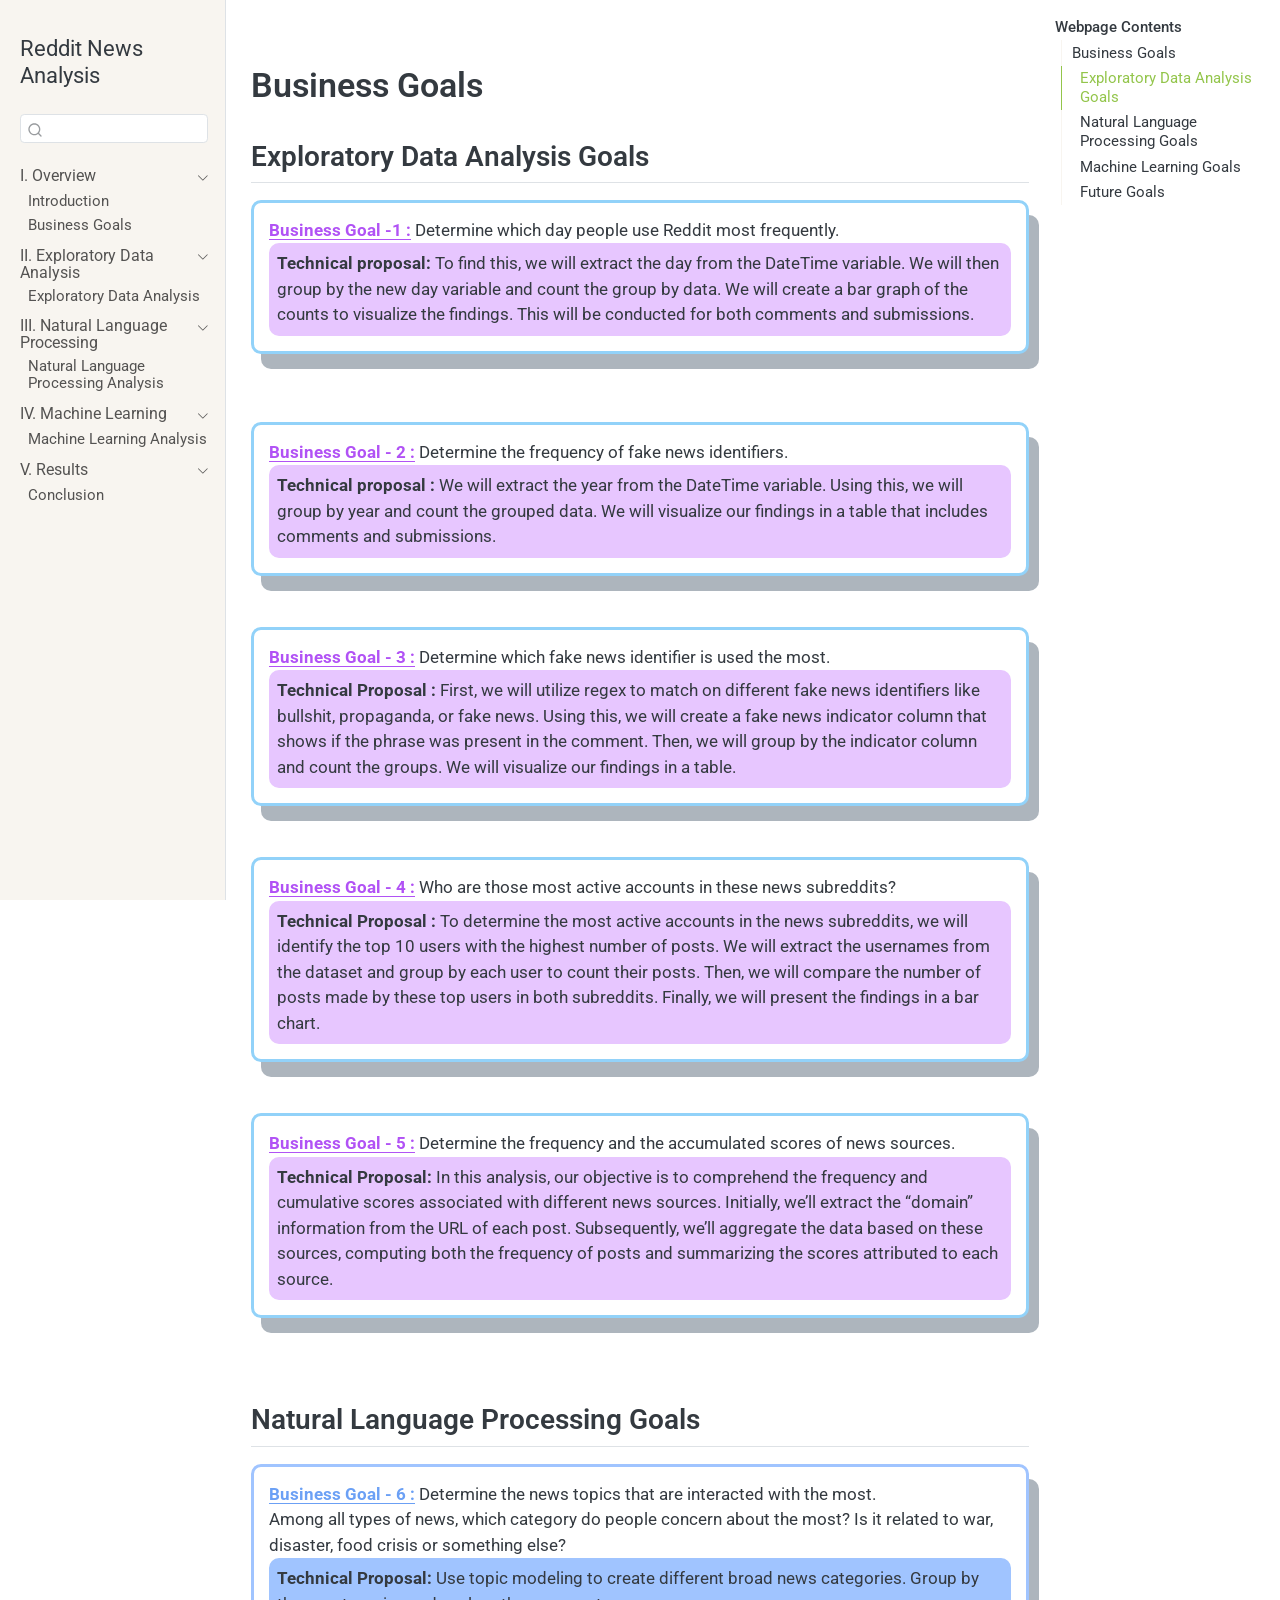
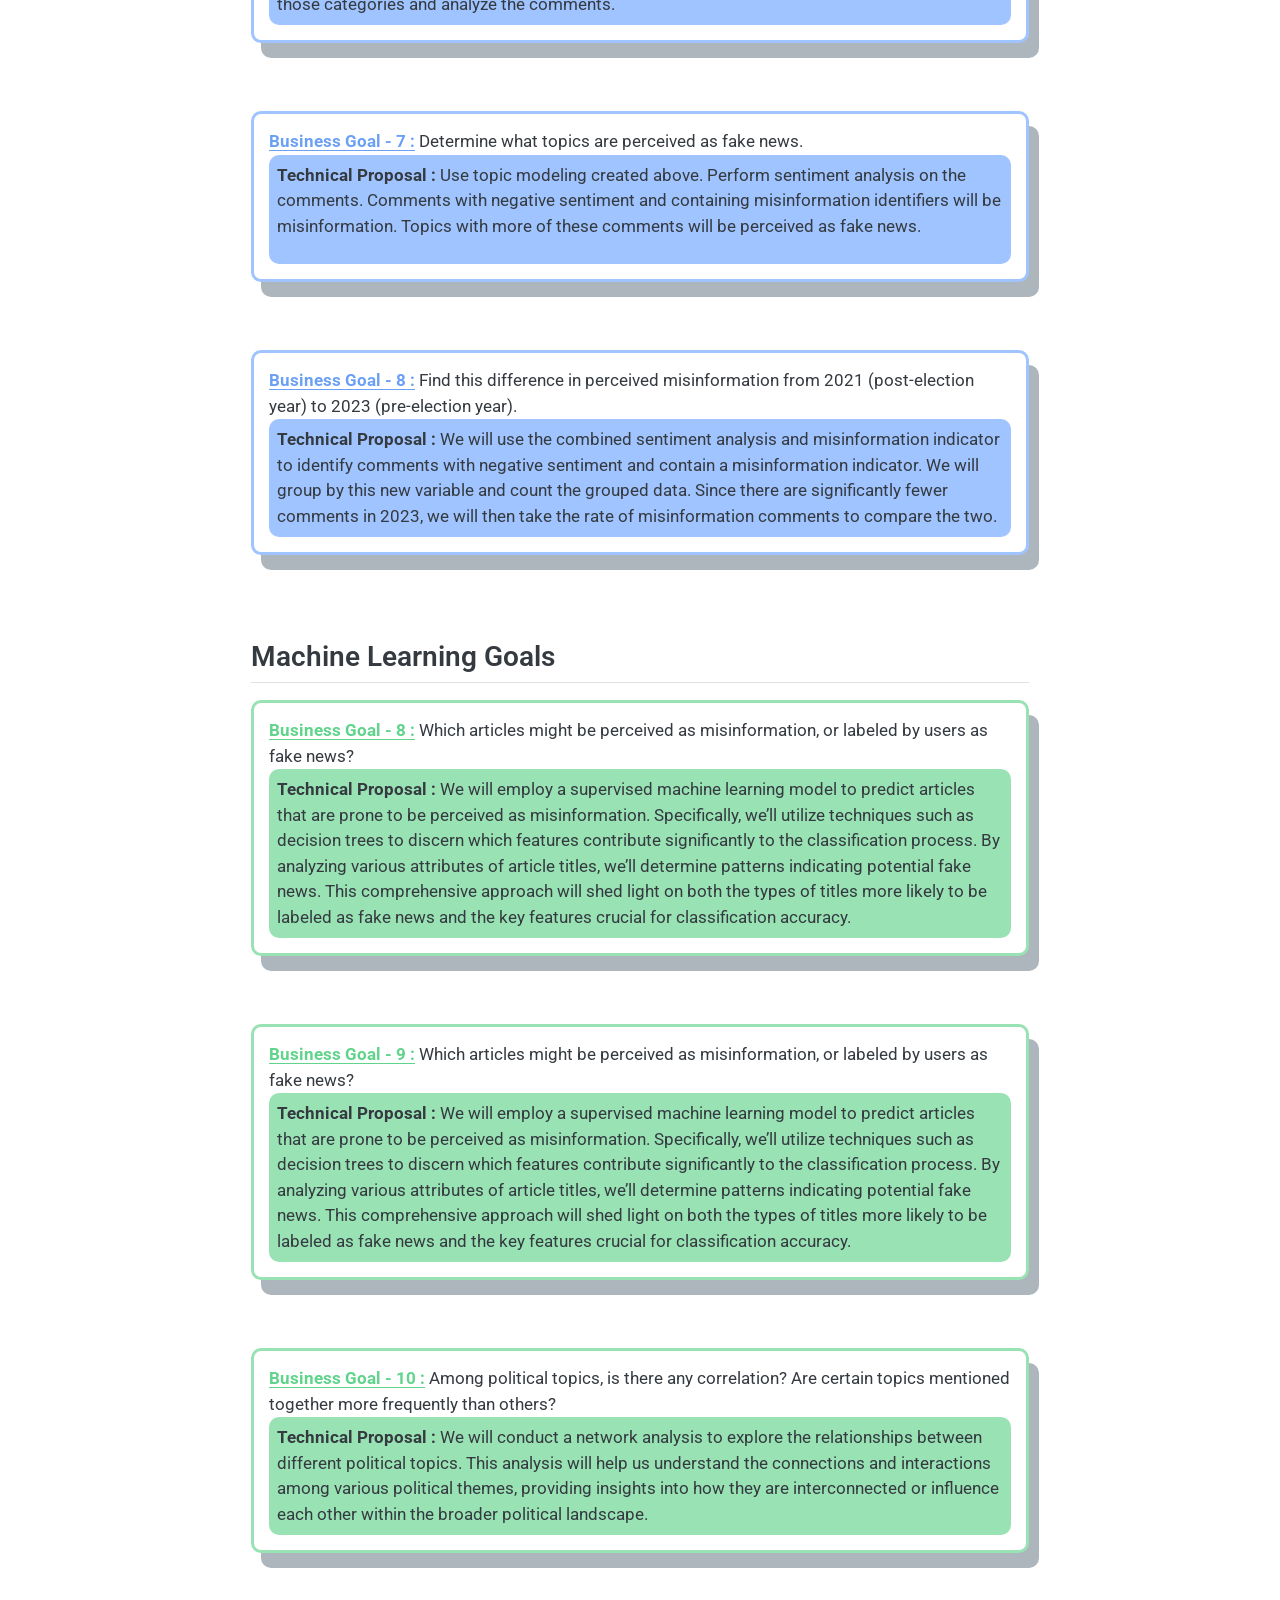
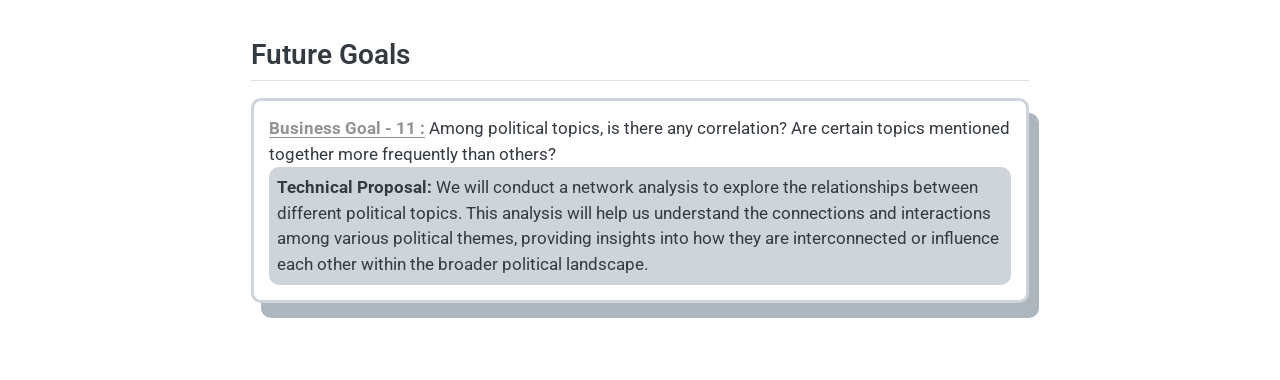
<file: docs/goals_.html>
<!DOCTYPE html>
<html xmlns="http://www.w3.org/1999/xhtml" lang="en" xml:lang="en"><head>

<meta charset="utf-8">
<meta name="generator" content="quarto-1.4.552">

<meta name="viewport" content="width=device-width, initial-scale=1.0, user-scalable=yes">


<title>Reddit News Analysis</title>
<style>
code{white-space: pre-wrap;}
span.smallcaps{font-variant: small-caps;}
div.columns{display: flex; gap: min(4vw, 1.5em);}
div.column{flex: auto; overflow-x: auto;}
div.hanging-indent{margin-left: 1.5em; text-indent: -1.5em;}
ul.task-list{list-style: none;}
ul.task-list li input[type="checkbox"] {
  width: 0.8em;
  margin: 0 0.8em 0.2em -1em; /* quarto-specific, see https://github.com/quarto-dev/quarto-cli/issues/4556 */ 
  vertical-align: middle;
}
</style>


<script src="site_libs/quarto-nav/quarto-nav.js"></script>
<script src="site_libs/quarto-nav/headroom.min.js"></script>
<script src="site_libs/clipboard/clipboard.min.js"></script>
<script src="site_libs/quarto-search/autocomplete.umd.js"></script>
<script src="site_libs/quarto-search/fuse.min.js"></script>
<script src="site_libs/quarto-search/quarto-search.js"></script>
<meta name="quarto:offset" content="./">
<link href="./favicon.png" rel="icon" type="image/png">
<script src="site_libs/quarto-html/quarto.js"></script>
<script src="site_libs/quarto-html/popper.min.js"></script>
<script src="site_libs/quarto-html/tippy.umd.min.js"></script>
<script src="site_libs/quarto-html/anchor.min.js"></script>
<link href="site_libs/quarto-html/tippy.css" rel="stylesheet">
<link href="site_libs/quarto-html/quarto-syntax-highlighting.css" rel="stylesheet" id="quarto-text-highlighting-styles">
<script src="site_libs/bootstrap/bootstrap.min.js"></script>
<link href="site_libs/bootstrap/bootstrap-icons.css" rel="stylesheet">
<link href="site_libs/bootstrap/bootstrap.min.css" rel="stylesheet" id="quarto-bootstrap" data-mode="light">
<script id="quarto-search-options" type="application/json">{
  "location": "sidebar",
  "copy-button": false,
  "collapse-after": 3,
  "panel-placement": "start",
  "type": "textbox",
  "limit": 50,
  "keyboard-shortcut": [
    "f",
    "/",
    "s"
  ],
  "show-item-context": false,
  "language": {
    "search-no-results-text": "No results",
    "search-matching-documents-text": "matching documents",
    "search-copy-link-title": "Copy link to search",
    "search-hide-matches-text": "Hide additional matches",
    "search-more-match-text": "more match in this document",
    "search-more-matches-text": "more matches in this document",
    "search-clear-button-title": "Clear",
    "search-text-placeholder": "",
    "search-detached-cancel-button-title": "Cancel",
    "search-submit-button-title": "Submit",
    "search-label": "Search"
  }
}</script>


<link rel="stylesheet" href="style.css">
</head>

<body class="nav-sidebar docked">

<div id="quarto-search-results"></div>
  <header id="quarto-header" class="headroom fixed-top">
  <nav class="quarto-secondary-nav">
    <div class="container-fluid d-flex">
      <button type="button" class="quarto-btn-toggle btn" data-bs-toggle="collapse" data-bs-target=".quarto-sidebar-collapse-item" aria-controls="quarto-sidebar" aria-expanded="false" aria-label="Toggle sidebar navigation" onclick="if (window.quartoToggleHeadroom) { window.quartoToggleHeadroom(); }">
        <i class="bi bi-layout-text-sidebar-reverse"></i>
      </button>
        <nav class="quarto-page-breadcrumbs" aria-label="breadcrumb"><ol class="breadcrumb"><li class="breadcrumb-item">
      Reddit News Analysis
      </li></ol></nav>
        <a class="flex-grow-1" role="button" data-bs-toggle="collapse" data-bs-target=".quarto-sidebar-collapse-item" aria-controls="quarto-sidebar" aria-expanded="false" aria-label="Toggle sidebar navigation" onclick="if (window.quartoToggleHeadroom) { window.quartoToggleHeadroom(); }">      
        </a>
      <button type="button" class="btn quarto-search-button" aria-label="" onclick="window.quartoOpenSearch();">
        <i class="bi bi-search"></i>
      </button>
    </div>
  </nav>
</header>
<!-- content -->
<div id="quarto-content" class="quarto-container page-columns page-rows-contents page-layout-article">
<!-- sidebar -->
  <nav id="quarto-sidebar" class="sidebar collapse collapse-horizontal quarto-sidebar-collapse-item sidebar-navigation docked overflow-auto">
    <div class="pt-lg-2 mt-2 text-left sidebar-header">
    <div class="sidebar-title mb-0 py-0">
      <a href="./">Reddit News Analysis</a> 
    </div>
      </div>
        <div class="mt-2 flex-shrink-0 align-items-center">
        <div class="sidebar-search">
        <div id="quarto-search" class="" title="Search"></div>
        </div>
        </div>
    <div class="sidebar-menu-container"> 
    <ul class="list-unstyled mt-1">
        <li class="sidebar-item sidebar-item-section">
      <div class="sidebar-item-container"> 
            <a class="sidebar-item-text sidebar-link text-start" data-bs-toggle="collapse" data-bs-target="#quarto-sidebar-section-1" aria-expanded="true">
 <span class="menu-text">I. Overview</span></a>
          <a class="sidebar-item-toggle text-start" data-bs-toggle="collapse" data-bs-target="#quarto-sidebar-section-1" aria-expanded="true" aria-label="Toggle section">
            <i class="bi bi-chevron-right ms-2"></i>
          </a> 
      </div>
      <ul id="quarto-sidebar-section-1" class="collapse list-unstyled sidebar-section depth1 show">  
          <li class="sidebar-item">
  <div class="sidebar-item-container"> 
  <a href="./summary.html" class="sidebar-item-text sidebar-link">
 <span class="menu-text">Introduction</span></a>
  </div>
</li>
          <li class="sidebar-item">
  <div class="sidebar-item-container"> 
  <a href="./goals.html" class="sidebar-item-text sidebar-link">
 <span class="menu-text">Business Goals</span></a>
  </div>
</li>
      </ul>
  </li>
        <li class="sidebar-item sidebar-item-section">
      <div class="sidebar-item-container"> 
            <a class="sidebar-item-text sidebar-link text-start" data-bs-toggle="collapse" data-bs-target="#quarto-sidebar-section-2" aria-expanded="true">
 <span class="menu-text">II. Exploratory Data Analysis</span></a>
          <a class="sidebar-item-toggle text-start" data-bs-toggle="collapse" data-bs-target="#quarto-sidebar-section-2" aria-expanded="true" aria-label="Toggle section">
            <i class="bi bi-chevron-right ms-2"></i>
          </a> 
      </div>
      <ul id="quarto-sidebar-section-2" class="collapse list-unstyled sidebar-section depth1 show">  
          <li class="sidebar-item">
  <div class="sidebar-item-container"> 
  <a href="./eda.html" class="sidebar-item-text sidebar-link">
 <span class="menu-text">Exploratory Data Analysis</span></a>
  </div>
</li>
      </ul>
  </li>
        <li class="sidebar-item sidebar-item-section">
      <div class="sidebar-item-container"> 
            <a class="sidebar-item-text sidebar-link text-start" data-bs-toggle="collapse" data-bs-target="#quarto-sidebar-section-3" aria-expanded="true">
 <span class="menu-text">III. Natural Language Processing</span></a>
          <a class="sidebar-item-toggle text-start" data-bs-toggle="collapse" data-bs-target="#quarto-sidebar-section-3" aria-expanded="true" aria-label="Toggle section">
            <i class="bi bi-chevron-right ms-2"></i>
          </a> 
      </div>
      <ul id="quarto-sidebar-section-3" class="collapse list-unstyled sidebar-section depth1 show">  
          <li class="sidebar-item">
  <div class="sidebar-item-container"> 
  <a href="./nlp.html" class="sidebar-item-text sidebar-link">
 <span class="menu-text">Natural Language Processing Analysis</span></a>
  </div>
</li>
      </ul>
  </li>
        <li class="sidebar-item sidebar-item-section">
      <div class="sidebar-item-container"> 
            <a class="sidebar-item-text sidebar-link text-start" data-bs-toggle="collapse" data-bs-target="#quarto-sidebar-section-4" aria-expanded="true">
 <span class="menu-text">IV. Machine Learning</span></a>
          <a class="sidebar-item-toggle text-start" data-bs-toggle="collapse" data-bs-target="#quarto-sidebar-section-4" aria-expanded="true" aria-label="Toggle section">
            <i class="bi bi-chevron-right ms-2"></i>
          </a> 
      </div>
      <ul id="quarto-sidebar-section-4" class="collapse list-unstyled sidebar-section depth1 show">  
          <li class="sidebar-item">
  <div class="sidebar-item-container"> 
  <a href="./ml.html" class="sidebar-item-text sidebar-link">
 <span class="menu-text">Machine Learning Analysis</span></a>
  </div>
</li>
      </ul>
  </li>
        <li class="sidebar-item sidebar-item-section">
      <div class="sidebar-item-container"> 
            <a class="sidebar-item-text sidebar-link text-start" data-bs-toggle="collapse" data-bs-target="#quarto-sidebar-section-5" aria-expanded="true">
 <span class="menu-text">V. Results</span></a>
          <a class="sidebar-item-toggle text-start" data-bs-toggle="collapse" data-bs-target="#quarto-sidebar-section-5" aria-expanded="true" aria-label="Toggle section">
            <i class="bi bi-chevron-right ms-2"></i>
          </a> 
      </div>
      <ul id="quarto-sidebar-section-5" class="collapse list-unstyled sidebar-section depth1 show">  
          <li class="sidebar-item">
  <div class="sidebar-item-container"> 
  <a href="./results.html" class="sidebar-item-text sidebar-link">
 <span class="menu-text">Conclusion</span></a>
  </div>
</li>
      </ul>
  </li>
    </ul>
    </div>
</nav>
<div id="quarto-sidebar-glass" class="quarto-sidebar-collapse-item" data-bs-toggle="collapse" data-bs-target=".quarto-sidebar-collapse-item"></div>
<!-- margin-sidebar -->
    <div id="quarto-margin-sidebar" class="sidebar margin-sidebar">
        <nav id="TOC" role="doc-toc" class="toc-active" data-toc-expanded="99">
    <h2 id="toc-title">Webpage Contents</h2>
   
  <ul>
  <li><a href="#business-goals" id="toc-business-goals" class="nav-link active" data-scroll-target="#business-goals">Business Goals</a>
  <ul class="collapse">
  <li><a href="#exploratory-data-analysis-goals" id="toc-exploratory-data-analysis-goals" class="nav-link" data-scroll-target="#exploratory-data-analysis-goals">Exploratory Data Analysis Goals</a></li>
  <li><a href="#natural-language-processing-goals" id="toc-natural-language-processing-goals" class="nav-link" data-scroll-target="#natural-language-processing-goals">Natural Language Processing Goals</a></li>
  <li><a href="#machine-learning-goals" id="toc-machine-learning-goals" class="nav-link" data-scroll-target="#machine-learning-goals">Machine Learning Goals</a></li>
  <li><a href="#future-goals" id="toc-future-goals" class="nav-link" data-scroll-target="#future-goals">Future Goals</a></li>
  </ul></li>
  </ul>
</nav>
    </div>
<!-- main -->
<main class="content" id="quarto-document-content">




<section id="business-goals" class="level1">
<h1>Business Goals</h1>
<section id="exploratory-data-analysis-goals" class="level2">
<h2 class="anchored" data-anchor-id="exploratory-data-analysis-goals">Exploratory Data Analysis Goals</h2>
<div class="goals_format">
<b> <a href="./eda.html#EDA1_DailyEngagement" class="eda_goal_link"> Business Goal -1 :</a></b> Determine which day people use Reddit most frequently.<br>
<div class="tech_format">
<b> Technical proposal: </b> To find this, we will extract the day from the DateTime variable. We will then group by the new day variable and count the group by data. We will create a bar graph of the counts to visualize the findings. This will be conducted for both comments and submissions.
</div>
</div>
<p><br> <br></p>
<div class="goals_format">
<b> <a href="./eda.html#EDA2_DifferencePosts" class="eda_goal_link">Business Goal - 2 :</a></b> Determine the frequency of fake news identifiers.<br>
<div class="tech_format">
<b>Technical proposal :</b> We will extract the year from the DateTime variable. Using this, we will group by year and count the grouped data. We will visualize our findings in a table that includes comments and submissions.
</div>
</div>
<br> <br>
<div class="goals_format">
<b> <a href="./eda.html#EDA3_FakeNews" class="eda_goal_link">Business Goal - 3 :</a></b> Determine which fake news identifier is used the most. <br>
<div class="tech_format">
<b>Technical Proposal :</b> First, we will utilize regex to match on different fake news identifiers like bullshit, propaganda, or fake news. Using this, we will create a fake news indicator column that shows if the phrase was present in the comment. Then, we will group by the indicator column and count the groups. We will visualize our findings in a table.
</div>
</div>
<br> <br>
<div class="goals_format">
<b><a href="./eda.html#EDA4: Active Users" class="eda_goal_link">Business Goal - 4 :</a></b> Who are those most active accounts in these news subreddits? <br>
<div class="tech_format">
<b>Technical Proposal :</b> To determine the most active accounts in the news subreddits, we will identify the top 10 users with the highest number of posts. We will extract the usernames from the dataset and group by each user to count their posts. Then, we will compare the number of posts made by these top users in both subreddits. Finally, we will present the findings in a bar chart.
</div>
</div>
<br> <br>
<div class="goals_format">
<b><a href="./eda.html#EDA5: News Sources" class="eda_goal_link">Business Goal - 5 :</a></b> Determine the frequency and the accumulated scores of news sources. <br>
<div class="tech_format">
<b>Technical Proposal: </b> In this analysis, our objective is to comprehend the frequency and cumulative scores associated with different news sources. Initially, we’ll extract the “domain” information from the URL of each post. Subsequently, we’ll aggregate the data based on these sources, computing both the frequency of posts and summarizing the scores attributed to each source.
</div>
</div>
<p><br> <br></p>
</section>
<section id="natural-language-processing-goals" class="level2">
<h2 class="anchored" data-anchor-id="natural-language-processing-goals">Natural Language Processing Goals</h2>
<div class="nlp_goals_format">
<b><a href="" class="nlp_goal_link">Business Goal - 6 :</a></b> Determine the news topics that are interacted with the most. <br><!--<b><a href = "nlp.qmd#topic_modeling" class = "nlp_goal_link">Business Goal - 6 :</a></b> --> Among all types of news, which category do people concern about the most? Is it related to war, disaster, food crisis or something else? <br>
<div class="nlp_tech_format">
<b>Technical Proposal:</b> Use topic modeling to create different broad news categories. Group by those categories and analyze the comments.
</div>
</div>
<p><br> <br></p>
<div class="nlp_goals_format">
<b><a href="" class="nlp_goal_link">Business Goal - 7 :</a></b> <!--<b><a href = "nlp.qmd#ner" class = "nlp_goal_link">Business Goal - 7 :</a></b>  --> Determine what topics are perceived as fake news. <br>
<div class="nlp_tech_format">
<p><b>Technical Proposal :</b> Use topic modeling created above. Perform sentiment analysis on the comments. Comments with negative sentiment and containing misinformation identifiers will be misinformation. Topics with more of these comments will be perceived as fake news.</p>
</div>
</div>
<p><br> <br></p>
<div class="nlp_goals_format">
<b><a href="" class="nlp_goal_link">Business Goal - 8 :</a></b> <!--<b><a href = "nlp.qmd#sentiment" class = "nlp_goal_link">Business Goal - 8 :</a></b> --> Find this difference in perceived misinformation from 2021 (post-election year) to 2023 (pre-election year). <br>
<div class="nlp_tech_format">
<b>Technical Proposal :</b> We will use the combined sentiment analysis and misinformation indicator to identify comments with negative sentiment and contain a misinformation indicator. We will group by this new variable and count the grouped data. Since there are significantly fewer comments in 2023, we will then take the rate of misinformation comments to compare the two.
</div>
</div>
<p><br> <br></p>
</section>
<section id="machine-learning-goals" class="level2">
<h2 class="anchored" data-anchor-id="machine-learning-goals">Machine Learning Goals</h2>
<div class="ml_goals_format">
<b><a href="" class="ml_goal_link">Business Goal - 8 :</a></b> <!--<b><a href = "ml.qmd#super_sentiment" class = "ml_goal_link">Business Goal - 9 :</a></b> --> Which articles might be perceived as misinformation, or labeled by users as fake news? <br>
<div class="ml_tech_format">
<b>Technical Proposal :</b> We will employ a supervised machine learning model to predict articles that are prone to be perceived as misinformation. Specifically, we’ll utilize techniques such as decision trees to discern which features contribute significantly to the classification process. By analyzing various attributes of article titles, we’ll determine patterns indicating potential fake news. This comprehensive approach will shed light on both the types of titles more likely to be labeled as fake news and the key features crucial for classification accuracy.
</div>
</div>
<p><br> <br></p>
<div class="ml_goals_format">
<b><a href="" class="ml_goal_link">Business Goal - 9 :</a></b> <!--<b><a href = "ml.qmd#super_sentiment" class = "ml_goal_link">Business Goal - 9 :</a></b> --> Which articles might be perceived as misinformation, or labeled by users as fake news? <br>
<div class="ml_tech_format">
<b>Technical Proposal :</b> We will employ a supervised machine learning model to predict articles that are prone to be perceived as misinformation. Specifically, we’ll utilize techniques such as decision trees to discern which features contribute significantly to the classification process. By analyzing various attributes of article titles, we’ll determine patterns indicating potential fake news. This comprehensive approach will shed light on both the types of titles more likely to be labeled as fake news and the key features crucial for classification accuracy.
</div>
</div>
<p><br> <br></p>
<div class="ml_goals_format">
<b><a href="./ml.html#controversiality" class="ml_goal_link">Business Goal - 10 :</a></b> <!--<b><a href = "ml.qmd#controversiality" class = "ml_goal_link">Business Goal - 10 :</a></b> --> Among political topics, is there any correlation? Are certain topics mentioned together more frequently than others?<br>
<div class="ml_tech_format">
<b>Technical Proposal :</b> We will conduct a network analysis to explore the relationships between different political topics. This analysis will help us understand the connections and interactions among various political themes, providing insights into how they are interconnected or influence each other within the broader political landscape.
</div>
</div>
<p><br> <br></p>
</section>
<section id="future-goals" class="level2">
<h2 class="anchored" data-anchor-id="future-goals">Future Goals</h2>
<div class="future_goals_format">
<b><a href="./ml.html#future_analysis" class="future_goal_link">Business Goal - 11 :</a></b> Among political topics, is there any correlation? Are certain topics mentioned together more frequently than others?
<div class="future_tech_format">
<b>Technical Proposal:</b> We will conduct a network analysis to explore the relationships between different political topics. This analysis will help us understand the connections and interactions among various political themes, providing insights into how they are interconnected or influence each other within the broader political landscape.
</div>
</div>


</section>
</section>

</main> <!-- /main -->
<script id="quarto-html-after-body" type="application/javascript">
window.document.addEventListener("DOMContentLoaded", function (event) {
  const toggleBodyColorMode = (bsSheetEl) => {
    const mode = bsSheetEl.getAttribute("data-mode");
    const bodyEl = window.document.querySelector("body");
    if (mode === "dark") {
      bodyEl.classList.add("quarto-dark");
      bodyEl.classList.remove("quarto-light");
    } else {
      bodyEl.classList.add("quarto-light");
      bodyEl.classList.remove("quarto-dark");
    }
  }
  const toggleBodyColorPrimary = () => {
    const bsSheetEl = window.document.querySelector("link#quarto-bootstrap");
    if (bsSheetEl) {
      toggleBodyColorMode(bsSheetEl);
    }
  }
  toggleBodyColorPrimary();  
  const icon = "";
  const anchorJS = new window.AnchorJS();
  anchorJS.options = {
    placement: 'right',
    icon: icon
  };
  anchorJS.add('.anchored');
  const isCodeAnnotation = (el) => {
    for (const clz of el.classList) {
      if (clz.startsWith('code-annotation-')) {                     
        return true;
      }
    }
    return false;
  }
  const clipboard = new window.ClipboardJS('.code-copy-button', {
    text: function(trigger) {
      const codeEl = trigger.previousElementSibling.cloneNode(true);
      for (const childEl of codeEl.children) {
        if (isCodeAnnotation(childEl)) {
          childEl.remove();
        }
      }
      return codeEl.innerText;
    }
  });
  clipboard.on('success', function(e) {
    // button target
    const button = e.trigger;
    // don't keep focus
    button.blur();
    // flash "checked"
    button.classList.add('code-copy-button-checked');
    var currentTitle = button.getAttribute("title");
    button.setAttribute("title", "Copied!");
    let tooltip;
    if (window.bootstrap) {
      button.setAttribute("data-bs-toggle", "tooltip");
      button.setAttribute("data-bs-placement", "left");
      button.setAttribute("data-bs-title", "Copied!");
      tooltip = new bootstrap.Tooltip(button, 
        { trigger: "manual", 
          customClass: "code-copy-button-tooltip",
          offset: [0, -8]});
      tooltip.show();    
    }
    setTimeout(function() {
      if (tooltip) {
        tooltip.hide();
        button.removeAttribute("data-bs-title");
        button.removeAttribute("data-bs-toggle");
        button.removeAttribute("data-bs-placement");
      }
      button.setAttribute("title", currentTitle);
      button.classList.remove('code-copy-button-checked');
    }, 1000);
    // clear code selection
    e.clearSelection();
  });
    var localhostRegex = new RegExp(/^(?:http|https):\/\/localhost\:?[0-9]*\//);
    var mailtoRegex = new RegExp(/^mailto:/);
      var filterRegex = new RegExp('/' + window.location.host + '/');
    var isInternal = (href) => {
        return filterRegex.test(href) || localhostRegex.test(href) || mailtoRegex.test(href);
    }
    // Inspect non-navigation links and adorn them if external
 	var links = window.document.querySelectorAll('a[href]:not(.nav-link):not(.navbar-brand):not(.toc-action):not(.sidebar-link):not(.sidebar-item-toggle):not(.pagination-link):not(.no-external):not([aria-hidden]):not(.dropdown-item):not(.quarto-navigation-tool)');
    for (var i=0; i<links.length; i++) {
      const link = links[i];
      if (!isInternal(link.href)) {
        // undo the damage that might have been done by quarto-nav.js in the case of
        // links that we want to consider external
        if (link.dataset.originalHref !== undefined) {
          link.href = link.dataset.originalHref;
        }
      }
    }
  function tippyHover(el, contentFn, onTriggerFn, onUntriggerFn) {
    const config = {
      allowHTML: true,
      maxWidth: 500,
      delay: 100,
      arrow: false,
      appendTo: function(el) {
          return el.parentElement;
      },
      interactive: true,
      interactiveBorder: 10,
      theme: 'quarto',
      placement: 'bottom-start',
    };
    if (contentFn) {
      config.content = contentFn;
    }
    if (onTriggerFn) {
      config.onTrigger = onTriggerFn;
    }
    if (onUntriggerFn) {
      config.onUntrigger = onUntriggerFn;
    }
    window.tippy(el, config); 
  }
  const noterefs = window.document.querySelectorAll('a[role="doc-noteref"]');
  for (var i=0; i<noterefs.length; i++) {
    const ref = noterefs[i];
    tippyHover(ref, function() {
      // use id or data attribute instead here
      let href = ref.getAttribute('data-footnote-href') || ref.getAttribute('href');
      try { href = new URL(href).hash; } catch {}
      const id = href.replace(/^#\/?/, "");
      const note = window.document.getElementById(id);
      if (note) {
        return note.innerHTML;
      } else {
        return "";
      }
    });
  }
  const xrefs = window.document.querySelectorAll('a.quarto-xref');
  const processXRef = (id, note) => {
    // Strip column container classes
    const stripColumnClz = (el) => {
      el.classList.remove("page-full", "page-columns");
      if (el.children) {
        for (const child of el.children) {
          stripColumnClz(child);
        }
      }
    }
    stripColumnClz(note)
    if (id === null || id.startsWith('sec-')) {
      // Special case sections, only their first couple elements
      const container = document.createElement("div");
      if (note.children && note.children.length > 2) {
        container.appendChild(note.children[0].cloneNode(true));
        for (let i = 1; i < note.children.length; i++) {
          const child = note.children[i];
          if (child.tagName === "P" && child.innerText === "") {
            continue;
          } else {
            container.appendChild(child.cloneNode(true));
            break;
          }
        }
        if (window.Quarto?.typesetMath) {
          window.Quarto.typesetMath(container);
        }
        return container.innerHTML
      } else {
        if (window.Quarto?.typesetMath) {
          window.Quarto.typesetMath(note);
        }
        return note.innerHTML;
      }
    } else {
      // Remove any anchor links if they are present
      const anchorLink = note.querySelector('a.anchorjs-link');
      if (anchorLink) {
        anchorLink.remove();
      }
      if (window.Quarto?.typesetMath) {
        window.Quarto.typesetMath(note);
      }
      // TODO in 1.5, we should make sure this works without a callout special case
      if (note.classList.contains("callout")) {
        return note.outerHTML;
      } else {
        return note.innerHTML;
      }
    }
  }
  for (var i=0; i<xrefs.length; i++) {
    const xref = xrefs[i];
    tippyHover(xref, undefined, function(instance) {
      instance.disable();
      let url = xref.getAttribute('href');
      let hash = undefined; 
      if (url.startsWith('#')) {
        hash = url;
      } else {
        try { hash = new URL(url).hash; } catch {}
      }
      if (hash) {
        const id = hash.replace(/^#\/?/, "");
        const note = window.document.getElementById(id);
        if (note !== null) {
          try {
            const html = processXRef(id, note.cloneNode(true));
            instance.setContent(html);
          } finally {
            instance.enable();
            instance.show();
          }
        } else {
          // See if we can fetch this
          fetch(url.split('#')[0])
          .then(res => res.text())
          .then(html => {
            const parser = new DOMParser();
            const htmlDoc = parser.parseFromString(html, "text/html");
            const note = htmlDoc.getElementById(id);
            if (note !== null) {
              const html = processXRef(id, note);
              instance.setContent(html);
            } 
          }).finally(() => {
            instance.enable();
            instance.show();
          });
        }
      } else {
        // See if we can fetch a full url (with no hash to target)
        // This is a special case and we should probably do some content thinning / targeting
        fetch(url)
        .then(res => res.text())
        .then(html => {
          const parser = new DOMParser();
          const htmlDoc = parser.parseFromString(html, "text/html");
          const note = htmlDoc.querySelector('main.content');
          if (note !== null) {
            // This should only happen for chapter cross references
            // (since there is no id in the URL)
            // remove the first header
            if (note.children.length > 0 && note.children[0].tagName === "HEADER") {
              note.children[0].remove();
            }
            const html = processXRef(null, note);
            instance.setContent(html);
          } 
        }).finally(() => {
          instance.enable();
          instance.show();
        });
      }
    }, function(instance) {
    });
  }
      let selectedAnnoteEl;
      const selectorForAnnotation = ( cell, annotation) => {
        let cellAttr = 'data-code-cell="' + cell + '"';
        let lineAttr = 'data-code-annotation="' +  annotation + '"';
        const selector = 'span[' + cellAttr + '][' + lineAttr + ']';
        return selector;
      }
      const selectCodeLines = (annoteEl) => {
        const doc = window.document;
        const targetCell = annoteEl.getAttribute("data-target-cell");
        const targetAnnotation = annoteEl.getAttribute("data-target-annotation");
        const annoteSpan = window.document.querySelector(selectorForAnnotation(targetCell, targetAnnotation));
        const lines = annoteSpan.getAttribute("data-code-lines").split(",");
        const lineIds = lines.map((line) => {
          return targetCell + "-" + line;
        })
        let top = null;
        let height = null;
        let parent = null;
        if (lineIds.length > 0) {
            //compute the position of the single el (top and bottom and make a div)
            const el = window.document.getElementById(lineIds[0]);
            top = el.offsetTop;
            height = el.offsetHeight;
            parent = el.parentElement.parentElement;
          if (lineIds.length > 1) {
            const lastEl = window.document.getElementById(lineIds[lineIds.length - 1]);
            const bottom = lastEl.offsetTop + lastEl.offsetHeight;
            height = bottom - top;
          }
          if (top !== null && height !== null && parent !== null) {
            // cook up a div (if necessary) and position it 
            let div = window.document.getElementById("code-annotation-line-highlight");
            if (div === null) {
              div = window.document.createElement("div");
              div.setAttribute("id", "code-annotation-line-highlight");
              div.style.position = 'absolute';
              parent.appendChild(div);
            }
            div.style.top = top - 2 + "px";
            div.style.height = height + 4 + "px";
            div.style.left = 0;
            let gutterDiv = window.document.getElementById("code-annotation-line-highlight-gutter");
            if (gutterDiv === null) {
              gutterDiv = window.document.createElement("div");
              gutterDiv.setAttribute("id", "code-annotation-line-highlight-gutter");
              gutterDiv.style.position = 'absolute';
              const codeCell = window.document.getElementById(targetCell);
              const gutter = codeCell.querySelector('.code-annotation-gutter');
              gutter.appendChild(gutterDiv);
            }
            gutterDiv.style.top = top - 2 + "px";
            gutterDiv.style.height = height + 4 + "px";
          }
          selectedAnnoteEl = annoteEl;
        }
      };
      const unselectCodeLines = () => {
        const elementsIds = ["code-annotation-line-highlight", "code-annotation-line-highlight-gutter"];
        elementsIds.forEach((elId) => {
          const div = window.document.getElementById(elId);
          if (div) {
            div.remove();
          }
        });
        selectedAnnoteEl = undefined;
      };
        // Handle positioning of the toggle
    window.addEventListener(
      "resize",
      throttle(() => {
        elRect = undefined;
        if (selectedAnnoteEl) {
          selectCodeLines(selectedAnnoteEl);
        }
      }, 10)
    );
    function throttle(fn, ms) {
    let throttle = false;
    let timer;
      return (...args) => {
        if(!throttle) { // first call gets through
            fn.apply(this, args);
            throttle = true;
        } else { // all the others get throttled
            if(timer) clearTimeout(timer); // cancel #2
            timer = setTimeout(() => {
              fn.apply(this, args);
              timer = throttle = false;
            }, ms);
        }
      };
    }
      // Attach click handler to the DT
      const annoteDls = window.document.querySelectorAll('dt[data-target-cell]');
      for (const annoteDlNode of annoteDls) {
        annoteDlNode.addEventListener('click', (event) => {
          const clickedEl = event.target;
          if (clickedEl !== selectedAnnoteEl) {
            unselectCodeLines();
            const activeEl = window.document.querySelector('dt[data-target-cell].code-annotation-active');
            if (activeEl) {
              activeEl.classList.remove('code-annotation-active');
            }
            selectCodeLines(clickedEl);
            clickedEl.classList.add('code-annotation-active');
          } else {
            // Unselect the line
            unselectCodeLines();
            clickedEl.classList.remove('code-annotation-active');
          }
        });
      }
  const findCites = (el) => {
    const parentEl = el.parentElement;
    if (parentEl) {
      const cites = parentEl.dataset.cites;
      if (cites) {
        return {
          el,
          cites: cites.split(' ')
        };
      } else {
        return findCites(el.parentElement)
      }
    } else {
      return undefined;
    }
  };
  var bibliorefs = window.document.querySelectorAll('a[role="doc-biblioref"]');
  for (var i=0; i<bibliorefs.length; i++) {
    const ref = bibliorefs[i];
    const citeInfo = findCites(ref);
    if (citeInfo) {
      tippyHover(citeInfo.el, function() {
        var popup = window.document.createElement('div');
        citeInfo.cites.forEach(function(cite) {
          var citeDiv = window.document.createElement('div');
          citeDiv.classList.add('hanging-indent');
          citeDiv.classList.add('csl-entry');
          var biblioDiv = window.document.getElementById('ref-' + cite);
          if (biblioDiv) {
            citeDiv.innerHTML = biblioDiv.innerHTML;
          }
          popup.appendChild(citeDiv);
        });
        return popup.innerHTML;
      });
    }
  }
});
</script>
</div> <!-- /content -->




</body></html>
</file>
<file: docs/site_libs/quarto-html/tippy.css>
.tippy-box[data-animation=fade][data-state=hidden]{opacity:0}[data-tippy-root]{max-width:calc(100vw - 10px)}.tippy-box{position:relative;background-color:#333;color:#fff;border-radius:4px;font-size:14px;line-height:1.4;white-space:normal;outline:0;transition-property:transform,visibility,opacity}.tippy-box[data-placement^=top]>.tippy-arrow{bottom:0}.tippy-box[data-placement^=top]>.tippy-arrow:before{bottom:-7px;left:0;border-width:8px 8px 0;border-top-color:initial;transform-origin:center top}.tippy-box[data-placement^=bottom]>.tippy-arrow{top:0}.tippy-box[data-placement^=bottom]>.tippy-arrow:before{top:-7px;left:0;border-width:0 8px 8px;border-bottom-color:initial;transform-origin:center bottom}.tippy-box[data-placement^=left]>.tippy-arrow{right:0}.tippy-box[data-placement^=left]>.tippy-arrow:before{border-width:8px 0 8px 8px;border-left-color:initial;right:-7px;transform-origin:center left}.tippy-box[data-placement^=right]>.tippy-arrow{left:0}.tippy-box[data-placement^=right]>.tippy-arrow:before{left:-7px;border-width:8px 8px 8px 0;border-right-color:initial;transform-origin:center right}.tippy-box[data-inertia][data-state=visible]{transition-timing-function:cubic-bezier(.54,1.5,.38,1.11)}.tippy-arrow{width:16px;height:16px;color:#333}.tippy-arrow:before{content:"";position:absolute;border-color:transparent;border-style:solid}.tippy-content{position:relative;padding:5px 9px;z-index:1}
</file>
<file: docs/site_libs/quarto-html/quarto-syntax-highlighting.css>
/* quarto syntax highlight colors */
:root {
  --quarto-hl-ot-color: #003B4F;
  --quarto-hl-at-color: #657422;
  --quarto-hl-ss-color: #20794D;
  --quarto-hl-an-color: #5E5E5E;
  --quarto-hl-fu-color: #4758AB;
  --quarto-hl-st-color: #20794D;
  --quarto-hl-cf-color: #003B4F;
  --quarto-hl-op-color: #5E5E5E;
  --quarto-hl-er-color: #AD0000;
  --quarto-hl-bn-color: #AD0000;
  --quarto-hl-al-color: #AD0000;
  --quarto-hl-va-color: #111111;
  --quarto-hl-bu-color: inherit;
  --quarto-hl-ex-color: inherit;
  --quarto-hl-pp-color: #AD0000;
  --quarto-hl-in-color: #5E5E5E;
  --quarto-hl-vs-color: #20794D;
  --quarto-hl-wa-color: #5E5E5E;
  --quarto-hl-do-color: #5E5E5E;
  --quarto-hl-im-color: #00769E;
  --quarto-hl-ch-color: #20794D;
  --quarto-hl-dt-color: #AD0000;
  --quarto-hl-fl-color: #AD0000;
  --quarto-hl-co-color: #5E5E5E;
  --quarto-hl-cv-color: #5E5E5E;
  --quarto-hl-cn-color: #8f5902;
  --quarto-hl-sc-color: #5E5E5E;
  --quarto-hl-dv-color: #AD0000;
  --quarto-hl-kw-color: #003B4F;
}

/* other quarto variables */
:root {
  --quarto-font-monospace: SFMono-Regular, Menlo, Monaco, Consolas, "Liberation Mono", "Courier New", monospace;
}

pre > code.sourceCode > span {
  color: #003B4F;
}

code span {
  color: #003B4F;
}

code.sourceCode > span {
  color: #003B4F;
}

div.sourceCode,
div.sourceCode pre.sourceCode {
  color: #003B4F;
}

code span.ot {
  color: #003B4F;
  font-style: inherit;
}

code span.at {
  color: #657422;
  font-style: inherit;
}

code span.ss {
  color: #20794D;
  font-style: inherit;
}

code span.an {
  color: #5E5E5E;
  font-style: inherit;
}

code span.fu {
  color: #4758AB;
  font-style: inherit;
}

code span.st {
  color: #20794D;
  font-style: inherit;
}

code span.cf {
  color: #003B4F;
  font-style: inherit;
}

code span.op {
  color: #5E5E5E;
  font-style: inherit;
}

code span.er {
  color: #AD0000;
  font-style: inherit;
}

code span.bn {
  color: #AD0000;
  font-style: inherit;
}

code span.al {
  color: #AD0000;
  font-style: inherit;
}

code span.va {
  color: #111111;
  font-style: inherit;
}

code span.bu {
  font-style: inherit;
}

code span.ex {
  font-style: inherit;
}

code span.pp {
  color: #AD0000;
  font-style: inherit;
}

code span.in {
  color: #5E5E5E;
  font-style: inherit;
}

code span.vs {
  color: #20794D;
  font-style: inherit;
}

code span.wa {
  color: #5E5E5E;
  font-style: italic;
}

code span.do {
  color: #5E5E5E;
  font-style: italic;
}

code span.im {
  color: #00769E;
  font-style: inherit;
}

code span.ch {
  color: #20794D;
  font-style: inherit;
}

code span.dt {
  color: #AD0000;
  font-style: inherit;
}

code span.fl {
  color: #AD0000;
  font-style: inherit;
}

code span.co {
  color: #5E5E5E;
  font-style: inherit;
}

code span.cv {
  color: #5E5E5E;
  font-style: italic;
}

code span.cn {
  color: #8f5902;
  font-style: inherit;
}

code span.sc {
  color: #5E5E5E;
  font-style: inherit;
}

code span.dv {
  color: #AD0000;
  font-style: inherit;
}

code span.kw {
  color: #003B4F;
  font-style: inherit;
}

.prevent-inlining {
  content: "</";
}

/*# sourceMappingURL=debc5d5d77c3f9108843748ff7464032.css.map */
</file>
<file: docs/style.css>
.eda_goal_link {
  color: #b152f5;
}

.nlp_goal_link {
  color: #6ba0f5;
}

.ml_goal_link {
  color: #5fd48a;
}

.future_goal_link {
  color: #919293;
}

.goals_format {
align-self: center;
background: rgb(256,256,256);
border: 3px solid;
border-radius: 10px;
border-color: #92D2F9;
padding: 15px;
box-shadow: 10px 15px #adb5bd;
}

.tech_format {
  align-self: center;
  background: #e7c6ff;
  border: 3px solid;
  border-radius: 10px;
  border-color: #e7c6ff;
  padding: 5px;
  }

.nlp_goals_format {
    align-self: center;
    background: rgb(256,256,256);
    border: 3px solid;
    border-radius: 10px;
    border-color: #a0c4ff;
    padding: 15px;
    box-shadow: 10px 15px #adb5bd;
    }

.nlp_tech_format {
      align-self: center;
      background: #a0c4ff;
      border: 3px solid;
      border-radius: 10px;
      border-color: #a0c4ff;
      padding: 5px;
      }

.ml_goals_format {
  align-self: center;
  background: rgb(256,256,256);
  border: 3px solid;
  border-radius: 10px;
  border-color: #99e2b4;
  padding: 15px;
  box-shadow: 10px 15px #adb5bd;
}
    
.ml_tech_format {
  align-self: center;
  background: #99e2b4;
  border: 3px solid;
  border-radius: 10px;
  border-color: #99e2b4;
  padding: 5px;
}

.future_goals_format {
  align-self: center;
  background: rgb(256,256,256);
  border: 3px solid;
  border-radius: 10px;
  border-color: #ced4da;
  padding: 15px;
  box-shadow: 10px 15px #adb5bd;
}
    
.future_tech_format {
  align-self: center;
  background: #ced4da;
  border: 3px solid;
  border-radius: 10px;
  border-color: #ced4da;
  padding: 5px;
}
  
.map { height: 180px; }
</file>
